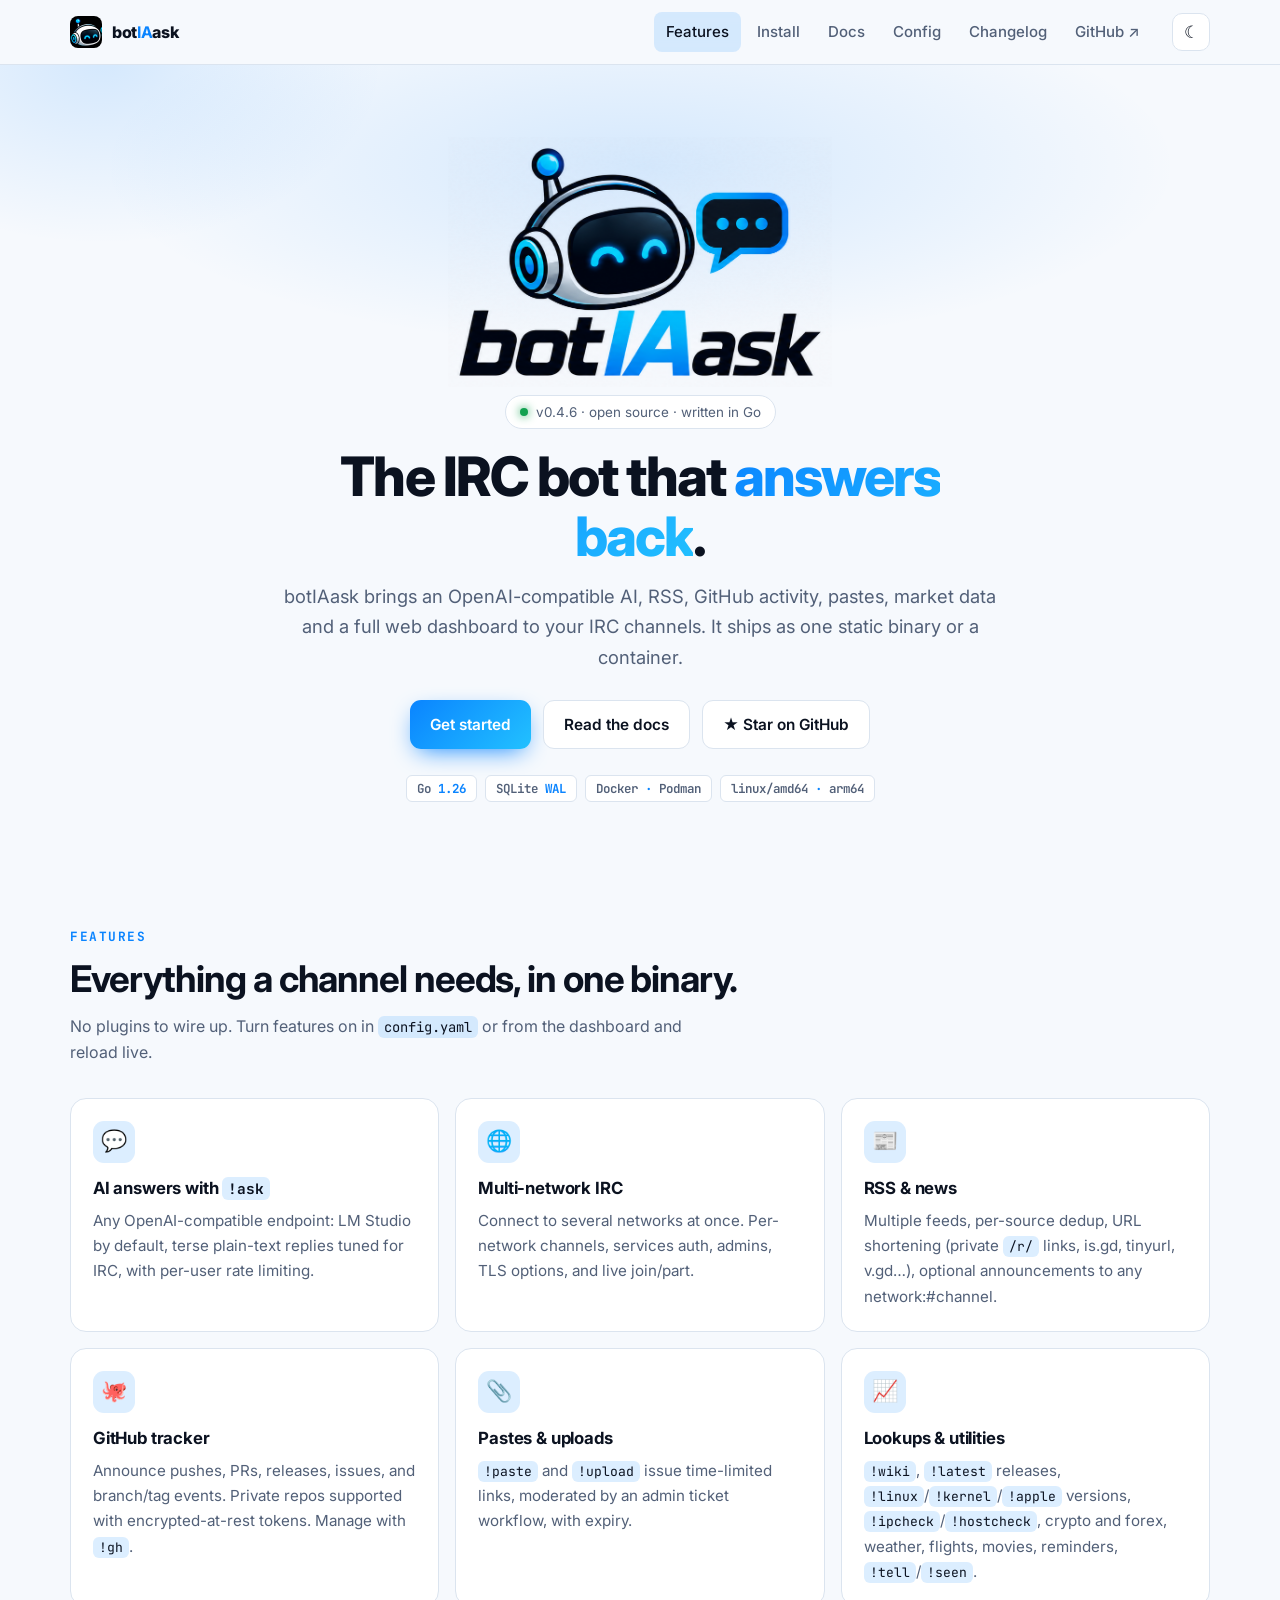
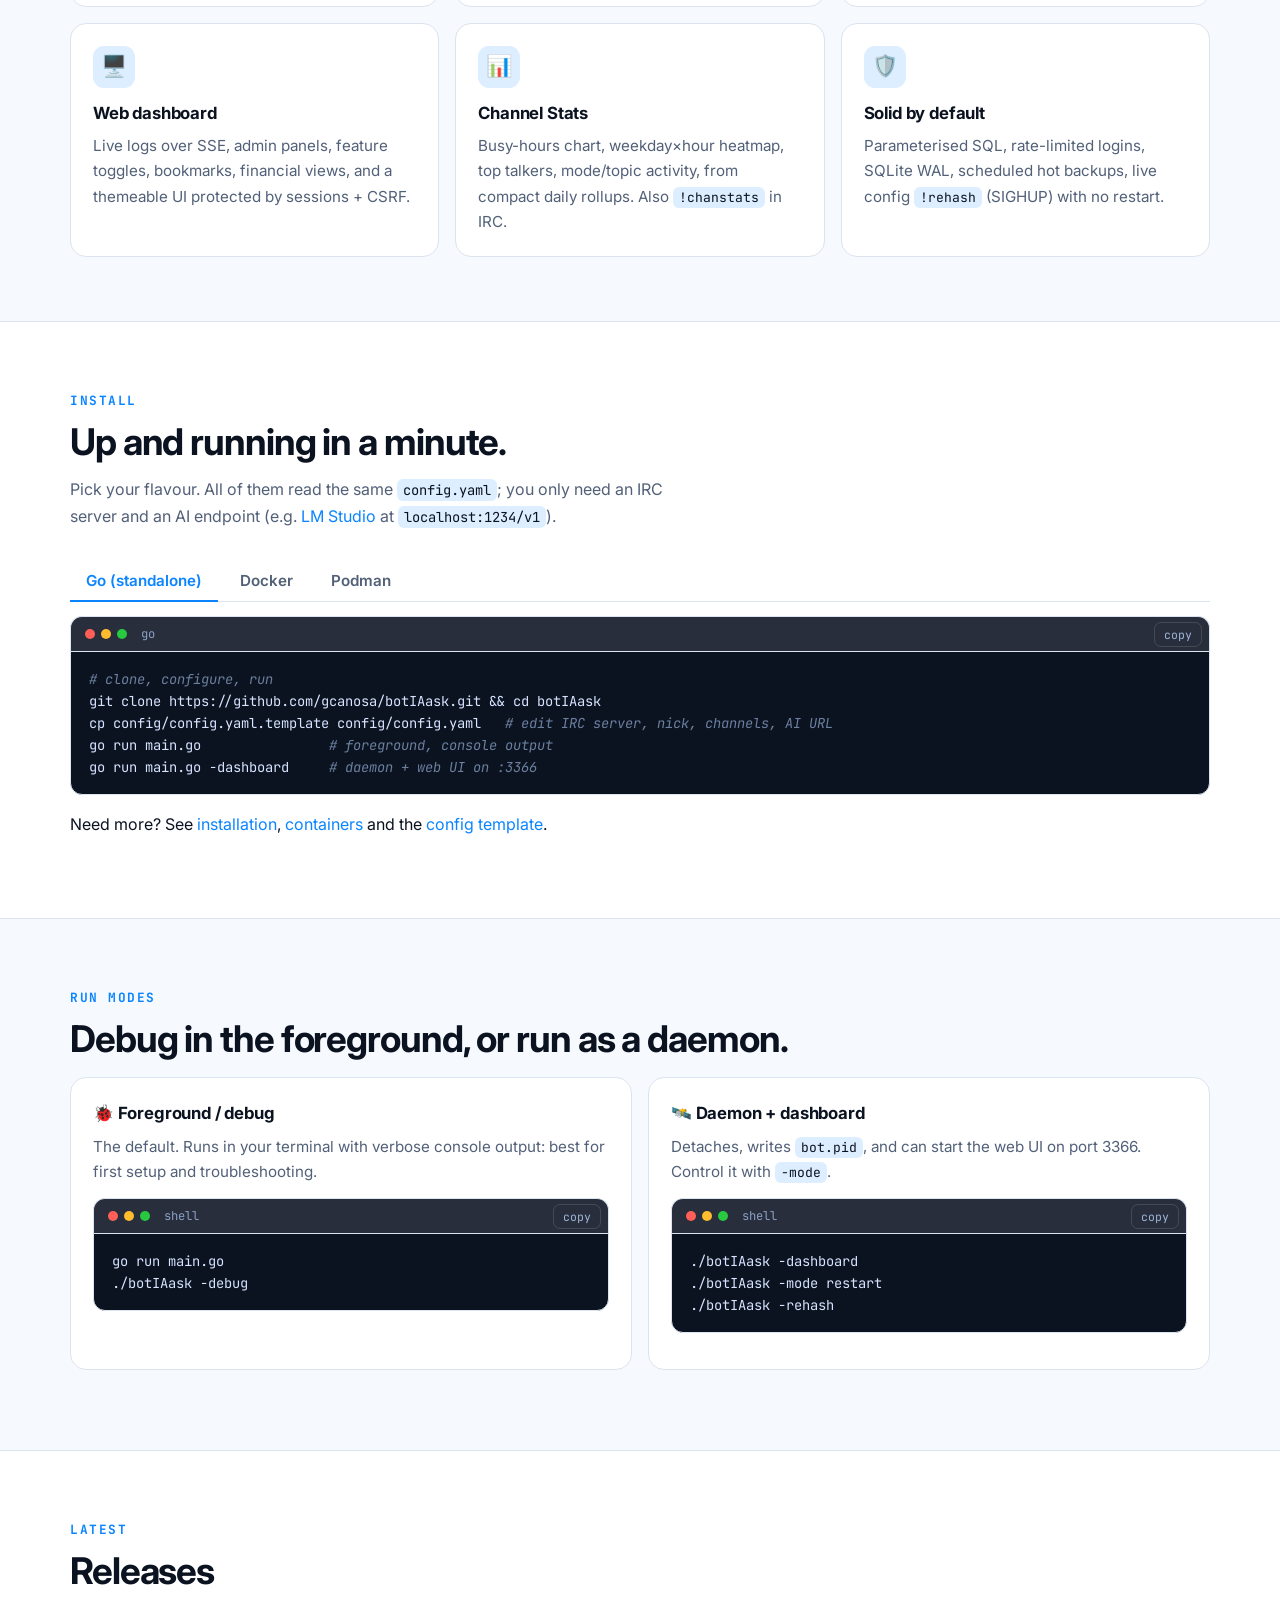
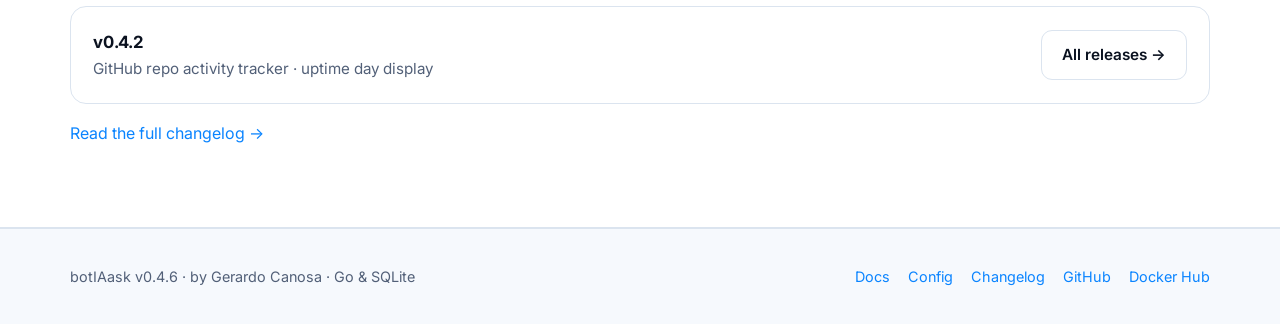
<file: github-web/index.html>
<!doctype html>
<html lang="en">
<head>
<meta charset="utf-8">
<meta name="viewport" content="width=device-width, initial-scale=1">
<title>botIAask · AI-powered IRC bot</title>
<meta name="description" content="botIAask is an open-source IRC bot in Go with AI answers, RSS, GitHub tracking, pastes and a web dashboard.">
<meta name="color-scheme" content="dark light">
<link rel="icon" href="img/favicon.png">
<link rel="preconnect" href="https://fonts.googleapis.com"><link rel="preconnect" href="https://fonts.gstatic.com" crossorigin>
<link href="https://fonts.googleapis.com/css2?family=Inter:wght@400;500;600;700;800&family=JetBrains+Mono:wght@400;600;700&display=swap" rel="stylesheet">
<link rel="stylesheet" href="assets/style.css">
</head>
<body>
<header class="nav"><div class="wrap">
  <a class="brand" href="index.html"><img src="img/favicon.png" alt=""><span>bot<b>IA</b>ask</span></a>
  <ul>
    <li><a href="index.html#features" aria-current="page">Features</a></li>
    <li><a href="index.html#install">Install</a></li>
    <li><a href="docs.html">Docs</a></li>
    <li><a href="config.html">Config</a></li>
    <li><a href="changelog.html">Changelog</a></li>
    <li><a href="https://github.com/gcanosa/botIAask" rel="noopener">GitHub ↗</a></li>
  </ul>
  <button class="iconbtn" id="theme" type="button" aria-label="Toggle theme"></button>
  <button class="iconbtn burger" id="burger" type="button" aria-label="Menu">☰</button>
</div></header>

<main>
<section class="hero"><div class="wrap">
  <img class="logo logo-d" src="img/logo-dark.png" alt="botIAask logo"><img class="logo logo-l" src="img/logo-light.png" alt="botIAask logo">
  <div><span class="pill"><i></i> v0.4.6 · open source · written in Go</span></div>
  <h1>The IRC bot that <em>answers back</em>.</h1>
  <p class="lead">botIAask brings an OpenAI-compatible AI, RSS, GitHub activity, pastes, market data and a full web dashboard to your IRC channels. It ships as one static binary or a container.</p>
  <div class="cta"><a class="btn primary" href="#install">Get started</a><a class="btn" href="docs.html">Read the docs</a><a class="btn" href="https://github.com/gcanosa/botIAask" rel="noopener">★ Star on GitHub</a></div>
  <div class="badges"><span class="badge">Go <b>1.26</b></span><span class="badge">SQLite <b>WAL</b></span><span class="badge">Docker <b>·</b> Podman</span><span class="badge">linux/amd64 <b>·</b> arm64</span></div>
</div></section>

<section id="features"><div class="wrap">
  <span class="eyebrow">Features</span><h2>Everything a channel needs, in one binary.</h2>
  <p class="sub">No plugins to wire up. Turn features on in <code>config.yaml</code> or from the dashboard and reload live.</p>
  <div class="grid"><div class="card reveal"><div class="ic">💬</div><h3>AI answers with <code>!ask</code></h3><p>Any OpenAI-compatible endpoint: LM Studio by default, terse plain-text replies tuned for IRC, with per-user rate limiting.</p></div><div class="card reveal"><div class="ic">🌐</div><h3>Multi-network IRC</h3><p>Connect to several networks at once. Per-network channels, services auth, admins, TLS options, and live join/part.</p></div><div class="card reveal"><div class="ic">📰</div><h3>RSS &amp; news</h3><p>Multiple feeds, per-source dedup, URL shortening (private <code>/r/</code> links, is.gd, tinyurl, v.gd…), optional announcements to any network:#channel.</p></div><div class="card reveal"><div class="ic">🐙</div><h3>GitHub tracker</h3><p>Announce pushes, PRs, releases, issues, and branch/tag events. Private repos supported with encrypted-at-rest tokens. Manage with <code>!gh</code>.</p></div><div class="card reveal"><div class="ic">📎</div><h3>Pastes &amp; uploads</h3><p><code>!paste</code> and <code>!upload</code> issue time-limited links, moderated by an admin ticket workflow, with expiry.</p></div><div class="card reveal"><div class="ic">📈</div><h3>Lookups &amp; utilities</h3><p><code>!wiki</code>, <code>!latest</code> releases, <code>!linux</code>/<code>!kernel</code>/<code>!apple</code> versions, <code>!ipcheck</code>/<code>!hostcheck</code>, crypto and forex, weather, flights, movies, reminders, <code>!tell</code>/<code>!seen</code>.</p></div><div class="card reveal"><div class="ic">🖥️</div><h3>Web dashboard</h3><p>Live logs over SSE, admin panels, feature toggles, bookmarks, financial views, and a themeable UI protected by sessions + CSRF.</p></div><div class="card reveal"><div class="ic">📊</div><h3>Channel Stats</h3><p>Busy-hours chart, weekday×hour heatmap, top talkers, mode/topic activity, from compact daily rollups. Also <code>!chanstats</code> in IRC.</p></div><div class="card reveal"><div class="ic">🛡️</div><h3>Solid by default</h3><p>Parameterised SQL, rate-limited logins, SQLite WAL, scheduled hot backups, live config <code>!rehash</code> (SIGHUP) with no restart.</p></div></div>
</div></section>

<section id="install" class="alt"><div class="wrap">
  <span class="eyebrow">Install</span><h2>Up and running in a minute.</h2>
  <p class="sub">Pick your flavour. All of them read the same <code>config.yaml</code>; you only need an IRC server and an AI endpoint (e.g. <a href="https://lmstudio.ai" rel="noopener">LM Studio</a> at <code>localhost:1234/v1</code>).</p>
  <div data-tabs>
    <div class="tabs" role="tablist"><button class="tab" role="tab" aria-selected="true">Go (standalone)</button><button class="tab" role="tab" aria-selected="false">Docker</button><button class="tab" role="tab" aria-selected="false">Podman</button></div>
    <div class="panel"><div class="term"><div class="bar"><i></i><i></i><i></i><span>go</span></div><pre><code><span class="c"># clone, configure, run</span>
git clone https://github.com/gcanosa/botIAask.git &amp;&amp; cd botIAask
cp config/config.yaml.template config/config.yaml   <span class="c"># edit IRC server, nick, channels, AI URL</span>
go run main.go                <span class="c"># foreground, console output</span>
go run main.go -dashboard     <span class="c"># daemon + web UI on :3366</span></code></pre></div></div><div class="panel" hidden><div class="term"><div class="bar"><i></i><i></i><i></i><span>docker compose</span></div><pre><code>mkdir -p state/config state/data
cp config/config.yaml.template state/config/config.yaml   <span class="c"># edit it</span>
docker compose up -d --build
<span class="c"># dashboard → http://localhost:3366</span></code></pre></div></div><div class="panel" hidden><div class="term"><div class="bar"><i></i><i></i><i></i><span>podman</span></div><pre><code>mkdir -p state/config state/data
cp config/config.yaml.template state/config/config.yaml
./scripts/podman-build.sh                      <span class="c"># builds botiaask:local</span>
podman compose up -d</code></pre></div></div>
  </div>
  <p>Need more? See <a href="docs.html#install">installation</a>, <a href="docs.html#containers">containers</a> and the <a href="config.html">config template</a>.</p>
</div></section>

<section id="modes"><div class="wrap">
  <span class="eyebrow">Run modes</span><h2>Debug in the foreground, or run as a daemon.</h2>
  <div class="split">
    <div class="card reveal"><h3>🐞 Foreground / debug</h3><p>The default. Runs in your terminal with verbose console output: best for first setup and troubleshooting.</p><div class="term"><div class="bar"><i></i><i></i><i></i><span>shell</span></div><pre><code>go run main.go
./botIAask -debug</code></pre></div></div>
    <div class="card reveal"><h3>🛰️ Daemon + dashboard</h3><p>Detaches, writes <code>bot.pid</code>, and can start the web UI on port 3366. Control it with <code>-mode</code>.</p><div class="term"><div class="bar"><i></i><i></i><i></i><span>shell</span></div><pre><code>./botIAask -dashboard
./botIAask -mode restart
./botIAask -rehash</code></pre></div></div>
  </div>
</div></section>

<section class="alt"><div class="wrap">
  <span class="eyebrow">Latest</span><h2>Releases</h2>
  <div id="releases" data-n="3" class="grid" style="grid-template-columns:1fr"><div class="card relcard"><div><h3 style="margin:0">v0.4.2</h3><p style="margin:0;color:var(--muted)">GitHub repo activity tracker · uptime day display</p></div><a class="btn" href="https://github.com/gcanosa/botIAask/releases" rel="noopener">All releases →</a></div></div>
  <p><a href="changelog.html">Read the full changelog →</a></p>
</div></section>
</main>
<footer><div class="wrap">
  <span>botIAask v0.4.6 · by Gerardo Canosa · Go &amp; SQLite</span>
  <nav><a href="docs.html">Docs</a><a href="config.html">Config</a><a href="changelog.html">Changelog</a><a href="https://github.com/gcanosa/botIAask" rel="noopener">GitHub</a><a href="https://hub.docker.com/r/berkelioar/botiaask" rel="noopener">Docker Hub</a></nav>
</div></footer>
<script src="assets/app.js"></script>
</body>
</html>
</file>
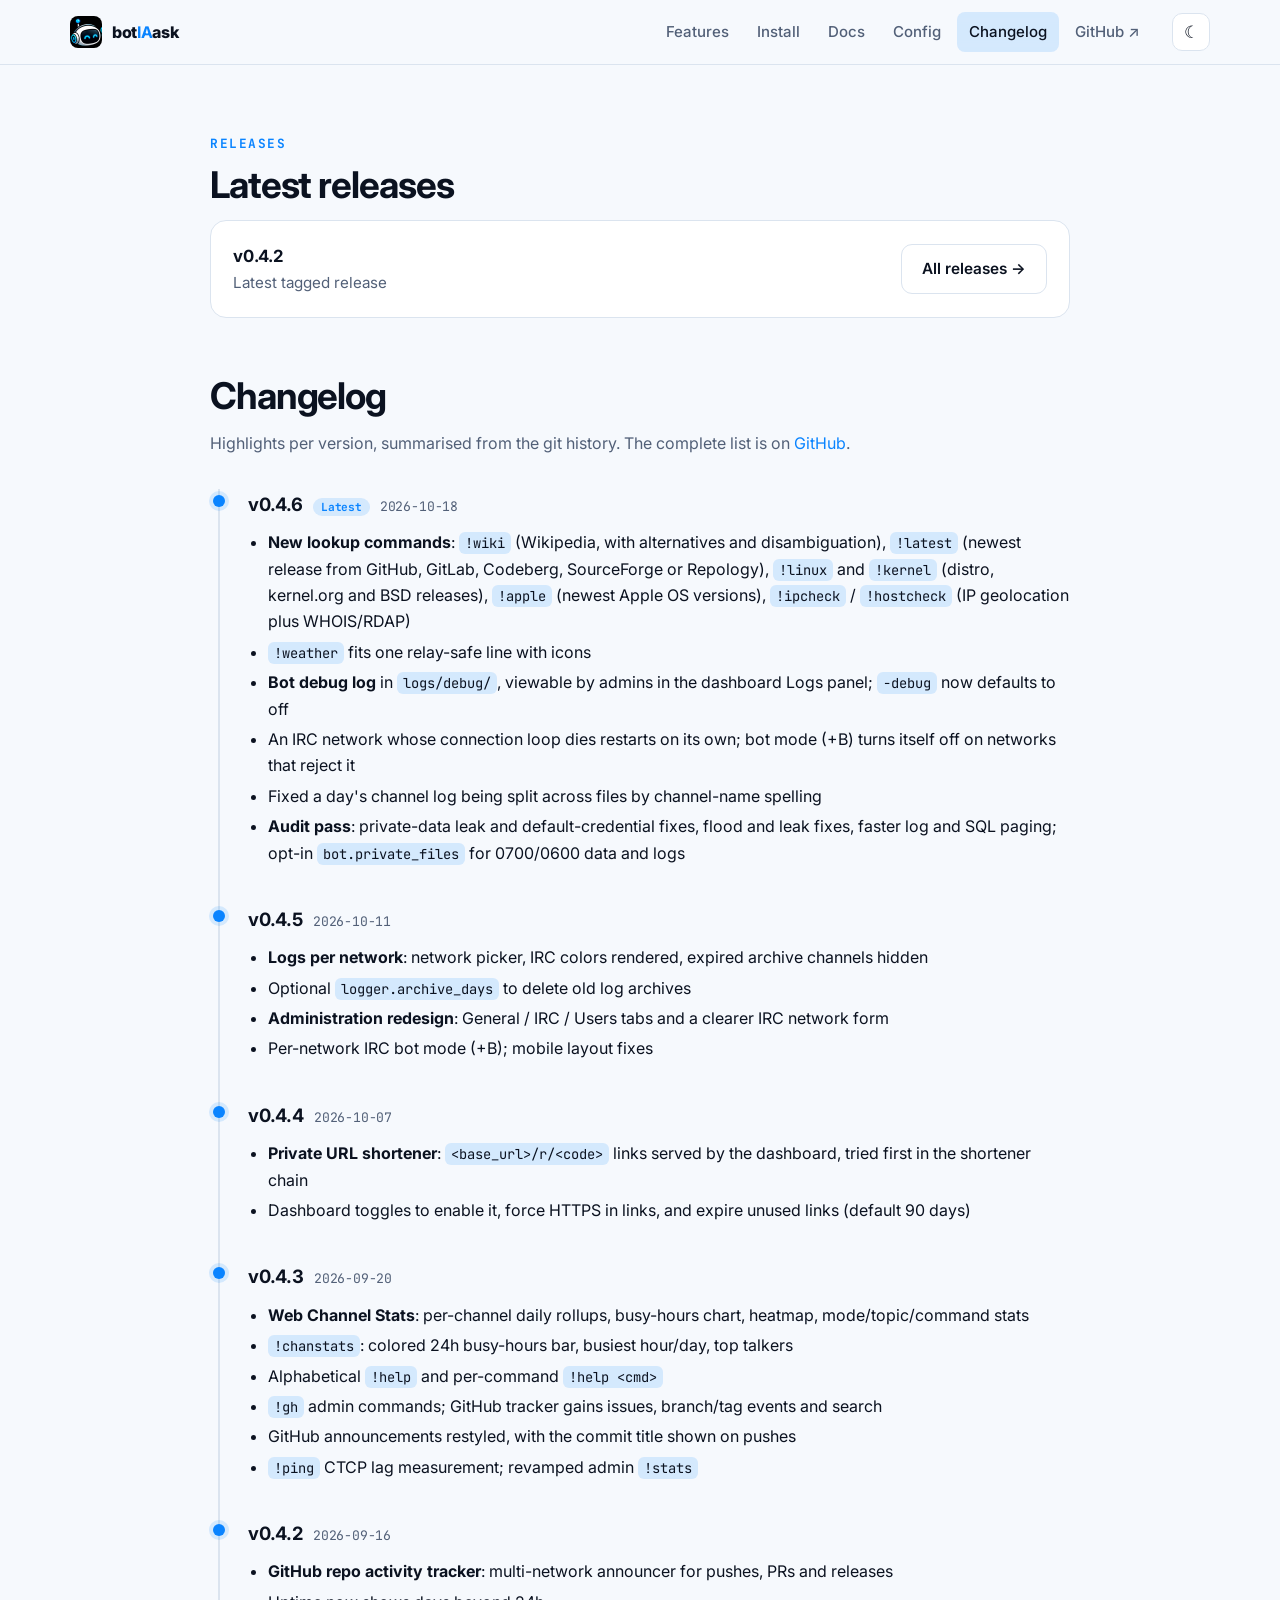
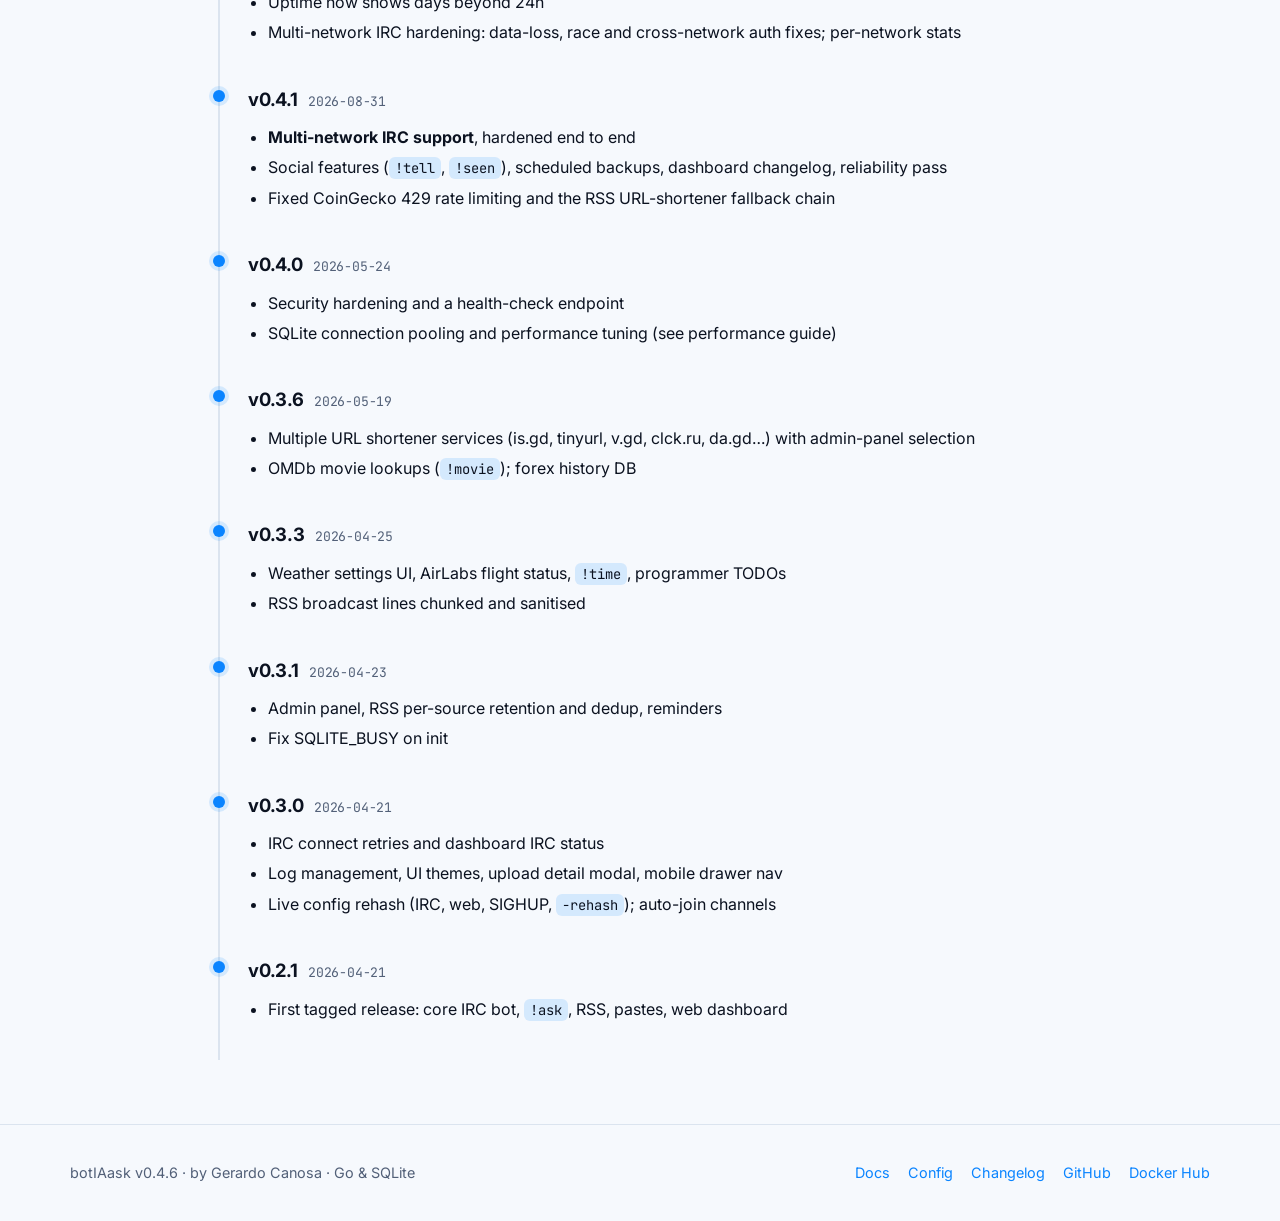
<file: github-web/changelog.html>
<!doctype html>
<html lang="en">
<head>
<meta charset="utf-8">
<meta name="viewport" content="width=device-width, initial-scale=1">
<title>Changelog & releases · botIAask</title>
<meta name="description" content="Release history and changelog for botIAask, from v0.2.1 to the latest version.">
<meta name="color-scheme" content="dark light">
<link rel="icon" href="img/favicon.png">
<link rel="preconnect" href="https://fonts.googleapis.com"><link rel="preconnect" href="https://fonts.gstatic.com" crossorigin>
<link href="https://fonts.googleapis.com/css2?family=Inter:wght@400;500;600;700;800&family=JetBrains+Mono:wght@400;600;700&display=swap" rel="stylesheet">
<link rel="stylesheet" href="assets/style.css">
</head>
<body>
<header class="nav"><div class="wrap">
  <a class="brand" href="index.html"><img src="img/favicon.png" alt=""><span>bot<b>IA</b>ask</span></a>
  <ul>
    <li><a href="index.html#features">Features</a></li>
    <li><a href="index.html#install">Install</a></li>
    <li><a href="docs.html">Docs</a></li>
    <li><a href="config.html">Config</a></li>
    <li><a href="changelog.html" aria-current="page">Changelog</a></li>
    <li><a href="https://github.com/gcanosa/botIAask" rel="noopener">GitHub ↗</a></li>
  </ul>
  <button class="iconbtn" id="theme" type="button" aria-label="Toggle theme"></button>
  <button class="iconbtn burger" id="burger" type="button" aria-label="Menu">☰</button>
</div></header>

<main><section><div class="wrap" style="max-width:860px">
<span class="eyebrow">Releases</span><h2>Latest releases</h2>
<div id="releases" class="grid" style="grid-template-columns:1fr"><div class="card relcard"><div><h3 style="margin:0">v0.4.2</h3><p style="margin:0;color:var(--muted)">Latest tagged release</p></div><a class="btn" href="https://github.com/gcanosa/botIAask/releases" rel="noopener">All releases →</a></div></div>
<p id="relnote" hidden style="color:var(--muted);font-size:.85rem">Live from the GitHub API.</p>
<h2 style="margin-top:56px">Changelog</h2>
<p class="sub">Highlights per version, summarised from the git history. The complete list is on <a href="https://github.com/gcanosa/botIAask/commits/main" rel="noopener">GitHub</a>.</p>
<div class="rel"><h3>v0.4.6 <span class=tag>Latest</span><time datetime="2026-10-18">2026-10-18</time></h3><ul><li><b>New lookup commands</b>: <code>!wiki</code> (Wikipedia, with alternatives and disambiguation), <code>!latest</code> (newest release from GitHub, GitLab, Codeberg, SourceForge or Repology), <code>!linux</code> and <code>!kernel</code> (distro, kernel.org and BSD releases), <code>!apple</code> (newest Apple OS versions), <code>!ipcheck</code> / <code>!hostcheck</code> (IP geolocation plus WHOIS/RDAP)</li><li><code>!weather</code> fits one relay-safe line with icons</li><li><b>Bot debug log</b> in <code>logs/debug/</code>, viewable by admins in the dashboard Logs panel; <code>-debug</code> now defaults to off</li><li>An IRC network whose connection loop dies restarts on its own; bot mode (+B) turns itself off on networks that reject it</li><li>Fixed a day's channel log being split across files by channel-name spelling</li><li><b>Audit pass</b>: private-data leak and default-credential fixes, flood and leak fixes, faster log and SQL paging; opt-in <code>bot.private_files</code> for 0700/0600 data and logs</li></ul></div><div class="rel"><h3>v0.4.5 <time datetime="2026-10-11">2026-10-11</time></h3><ul><li><b>Logs per network</b>: network picker, IRC colors rendered, expired archive channels hidden</li><li>Optional <code>logger.archive_days</code> to delete old log archives</li><li><b>Administration redesign</b>: General / IRC / Users tabs and a clearer IRC network form</li><li>Per-network IRC bot mode (+B); mobile layout fixes</li></ul></div><div class="rel"><h3>v0.4.4 <time datetime="2026-10-07">2026-10-07</time></h3><ul><li><b>Private URL shortener</b>: <code>&lt;base_url&gt;/r/&lt;code&gt;</code> links served by the dashboard, tried first in the shortener chain</li><li>Dashboard toggles to enable it, force HTTPS in links, and expire unused links (default 90 days)</li></ul></div><div class="rel"><h3>v0.4.3 <time datetime="2026-09-20">2026-09-20</time></h3><ul><li><b>Web Channel Stats</b>: per-channel daily rollups, busy-hours chart, heatmap, mode/topic/command stats</li><li><code>!chanstats</code>: colored 24h busy-hours bar, busiest hour/day, top talkers</li><li>Alphabetical <code>!help</code> and per-command <code>!help &lt;cmd&gt;</code></li><li><code>!gh</code> admin commands; GitHub tracker gains issues, branch/tag events and search</li><li>GitHub announcements restyled, with the commit title shown on pushes</li><li><code>!ping</code> CTCP lag measurement; revamped admin <code>!stats</code></li></ul></div><div class="rel"><h3>v0.4.2 <time datetime="2026-09-16">2026-09-16</time></h3><ul><li><b>GitHub repo activity tracker</b>: multi-network announcer for pushes, PRs and releases</li><li>Uptime now shows days beyond 24h</li><li>Multi-network IRC hardening: data-loss, race and cross-network auth fixes; per-network stats</li></ul></div><div class="rel"><h3>v0.4.1 <time datetime="2026-08-31">2026-08-31</time></h3><ul><li><b>Multi-network IRC support</b>, hardened end to end</li><li>Social features (<code>!tell</code>, <code>!seen</code>), scheduled backups, dashboard changelog, reliability pass</li><li>Fixed CoinGecko 429 rate limiting and the RSS URL-shortener fallback chain</li></ul></div><div class="rel"><h3>v0.4.0 <time datetime="2026-05-24">2026-05-24</time></h3><ul><li>Security hardening and a health-check endpoint</li><li>SQLite connection pooling and performance tuning (see performance guide)</li></ul></div><div class="rel"><h3>v0.3.6 <time datetime="2026-05-19">2026-05-19</time></h3><ul><li>Multiple URL shortener services (is.gd, tinyurl, v.gd, clck.ru, da.gd…) with admin-panel selection</li><li>OMDb movie lookups (<code>!movie</code>); forex history DB</li></ul></div><div class="rel"><h3>v0.3.3 <time datetime="2026-04-25">2026-04-25</time></h3><ul><li>Weather settings UI, AirLabs flight status, <code>!time</code>, programmer TODOs</li><li>RSS broadcast lines chunked and sanitised</li></ul></div><div class="rel"><h3>v0.3.1 <time datetime="2026-04-23">2026-04-23</time></h3><ul><li>Admin panel, RSS per-source retention and dedup, reminders</li><li>Fix SQLITE_BUSY on init</li></ul></div><div class="rel"><h3>v0.3.0 <time datetime="2026-04-21">2026-04-21</time></h3><ul><li>IRC connect retries and dashboard IRC status</li><li>Log management, UI themes, upload detail modal, mobile drawer nav</li><li>Live config rehash (IRC, web, SIGHUP, <code>-rehash</code>); auto-join channels</li></ul></div><div class="rel"><h3>v0.2.1 <time datetime="2026-04-21">2026-04-21</time></h3><ul><li>First tagged release: core IRC bot, <code>!ask</code>, RSS, pastes, web dashboard</li></ul></div>
</div></section></main>
<footer><div class="wrap">
  <span>botIAask v0.4.6 · by Gerardo Canosa · Go &amp; SQLite</span>
  <nav><a href="docs.html">Docs</a><a href="config.html">Config</a><a href="changelog.html">Changelog</a><a href="https://github.com/gcanosa/botIAask" rel="noopener">GitHub</a><a href="https://hub.docker.com/r/berkelioar/botiaask" rel="noopener">Docker Hub</a></nav>
</div></footer>
<script src="assets/app.js"></script>
</body>
</html>
</file>
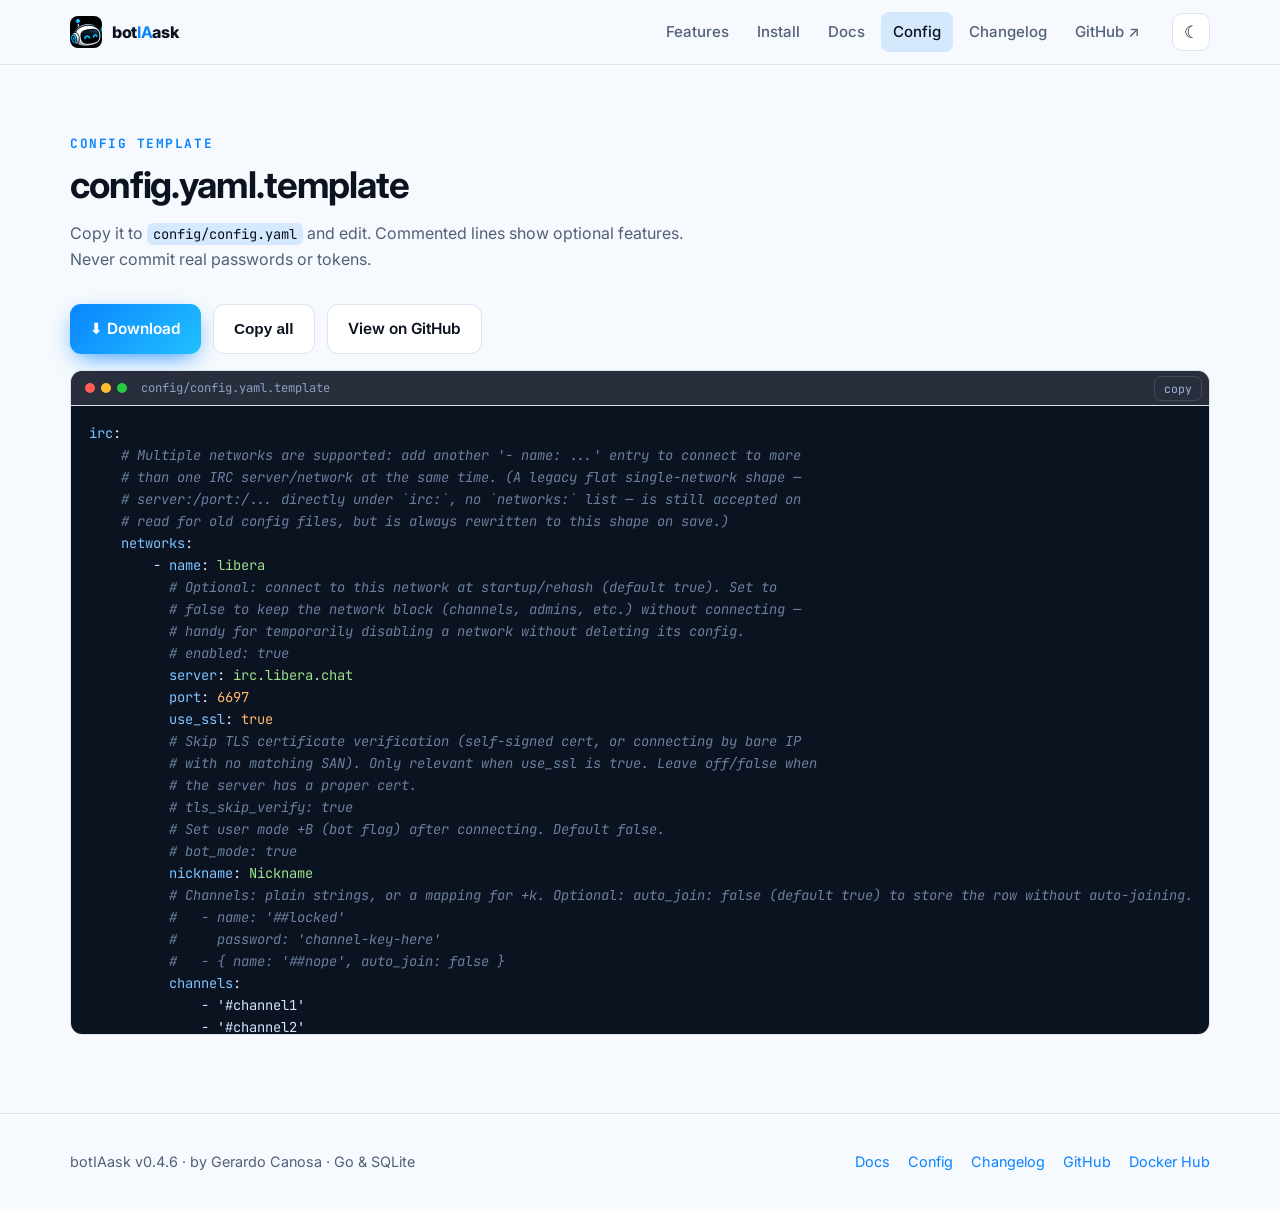
<file: github-web/config.html>
<!doctype html>
<html lang="en">
<head>
<meta charset="utf-8">
<meta name="viewport" content="width=device-width, initial-scale=1">
<title>Config template · botIAask</title>
<meta name="description" content="The annotated botIAask config.yaml template: IRC networks, AI, web dashboard, RSS, GitHub tracker, stats and backups.">
<meta name="color-scheme" content="dark light">
<link rel="icon" href="img/favicon.png">
<link rel="preconnect" href="https://fonts.googleapis.com"><link rel="preconnect" href="https://fonts.gstatic.com" crossorigin>
<link href="https://fonts.googleapis.com/css2?family=Inter:wght@400;500;600;700;800&family=JetBrains+Mono:wght@400;600;700&display=swap" rel="stylesheet">
<link rel="stylesheet" href="assets/style.css">
</head>
<body>
<header class="nav"><div class="wrap">
  <a class="brand" href="index.html"><img src="img/favicon.png" alt=""><span>bot<b>IA</b>ask</span></a>
  <ul>
    <li><a href="index.html#features">Features</a></li>
    <li><a href="index.html#install">Install</a></li>
    <li><a href="docs.html">Docs</a></li>
    <li><a href="config.html" aria-current="page">Config</a></li>
    <li><a href="changelog.html">Changelog</a></li>
    <li><a href="https://github.com/gcanosa/botIAask" rel="noopener">GitHub ↗</a></li>
  </ul>
  <button class="iconbtn" id="theme" type="button" aria-label="Toggle theme"></button>
  <button class="iconbtn burger" id="burger" type="button" aria-label="Menu">☰</button>
</div></header>

<main><section><div class="wrap">
<span class="eyebrow">Config template</span><h2>config.yaml.template</h2>
<p class="sub">Copy it to <code>config/config.yaml</code> and edit. Commented lines show optional features. Never commit real passwords or tokens.</p>
<div class="cta" style="justify-content:flex-start;margin-bottom:16px"><a class="btn primary" href="config.yaml.template" download="config.yaml">⬇ Download</a>
<button class="btn" type="button" onclick="navigator.clipboard.writeText(document.getElementById('cfg').dataset.raw||'').then(()=>this.textContent='Copied ✓')">Copy all</button>
<a class="btn" href="https://github.com/gcanosa/botIAask/blob/main/config/config.yaml.template" rel="noopener">View on GitHub</a></div>
<div class="term"><div class="bar"><i></i><i></i><i></i><span>config/config.yaml.template</span></div><pre style="max-height:70vh"><code id="cfg">Loading…</code></pre></div>
</div></section></main>
<footer><div class="wrap">
  <span>botIAask v0.4.6 · by Gerardo Canosa · Go &amp; SQLite</span>
  <nav><a href="docs.html">Docs</a><a href="config.html">Config</a><a href="changelog.html">Changelog</a><a href="https://github.com/gcanosa/botIAask" rel="noopener">GitHub</a><a href="https://hub.docker.com/r/berkelioar/botiaask" rel="noopener">Docker Hub</a></nav>
</div></footer>
<script src="assets/app.js"></script>
</body>
</html>
</file>
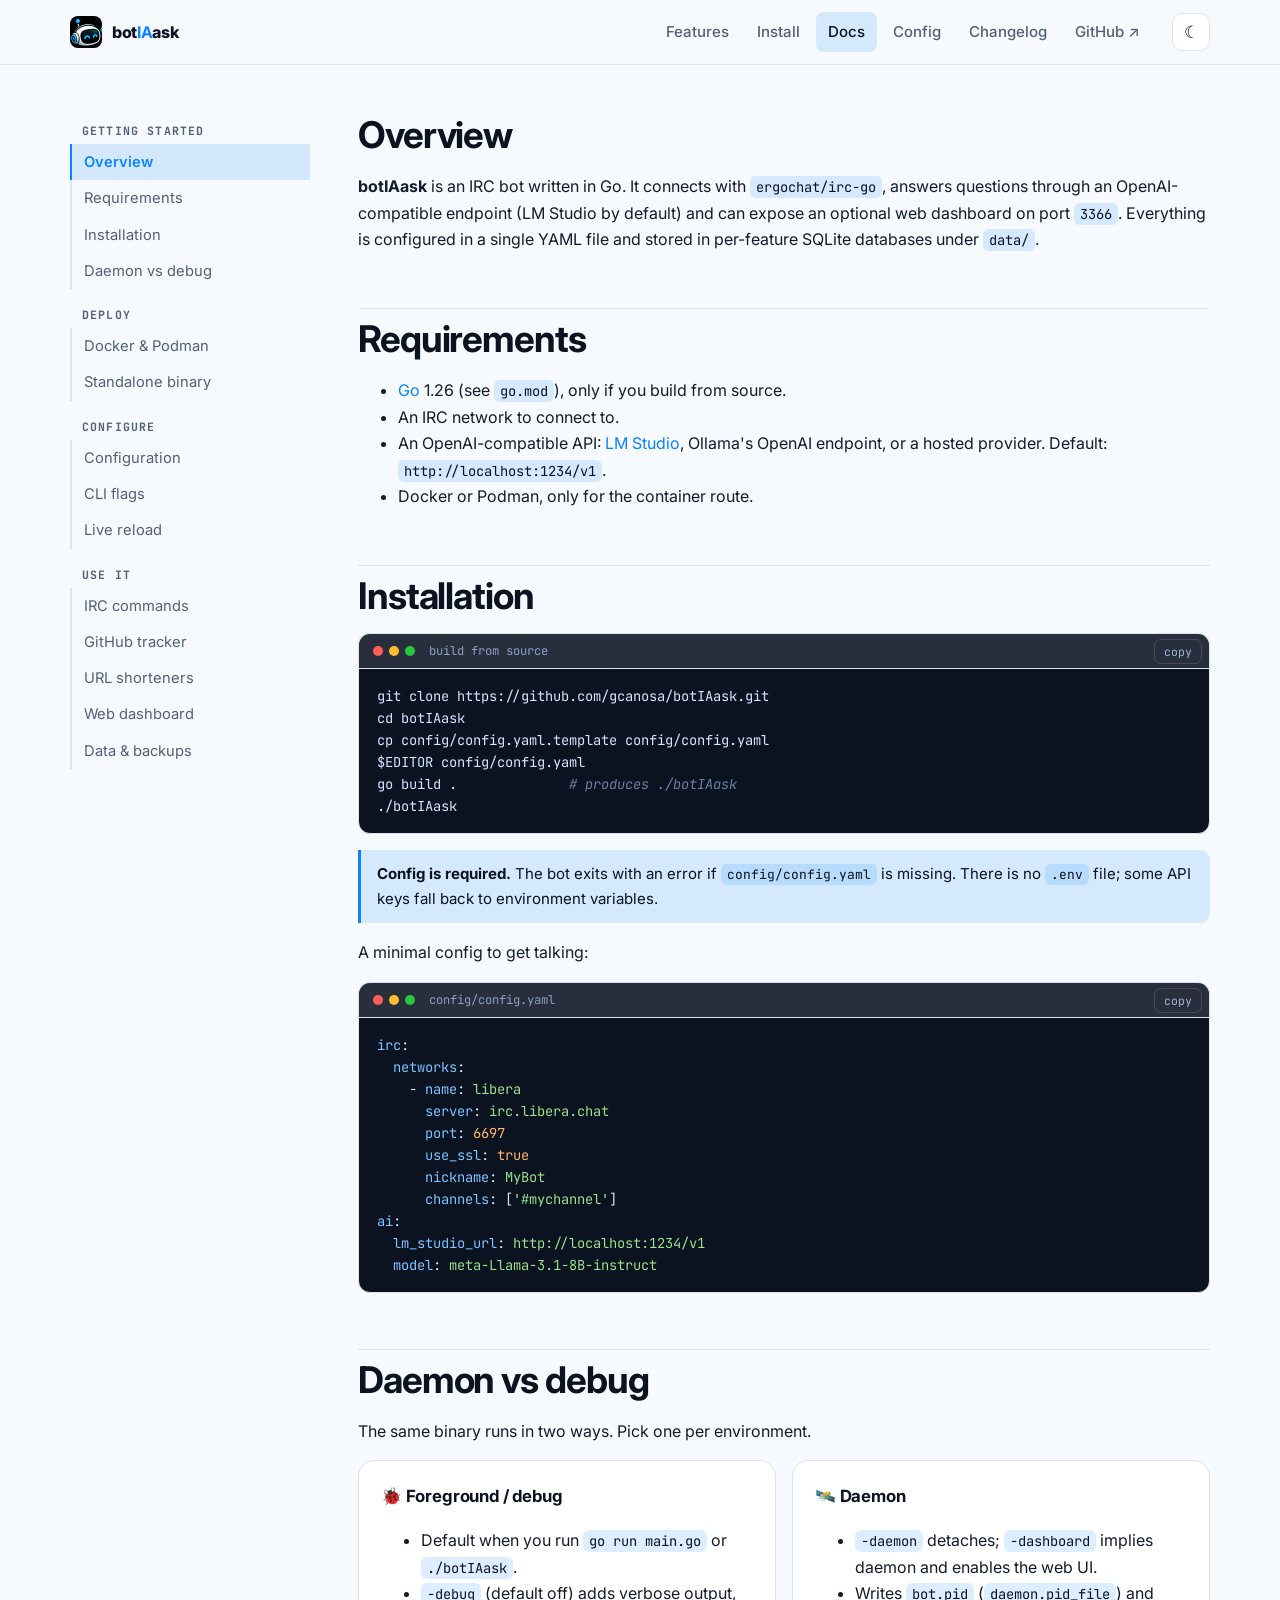
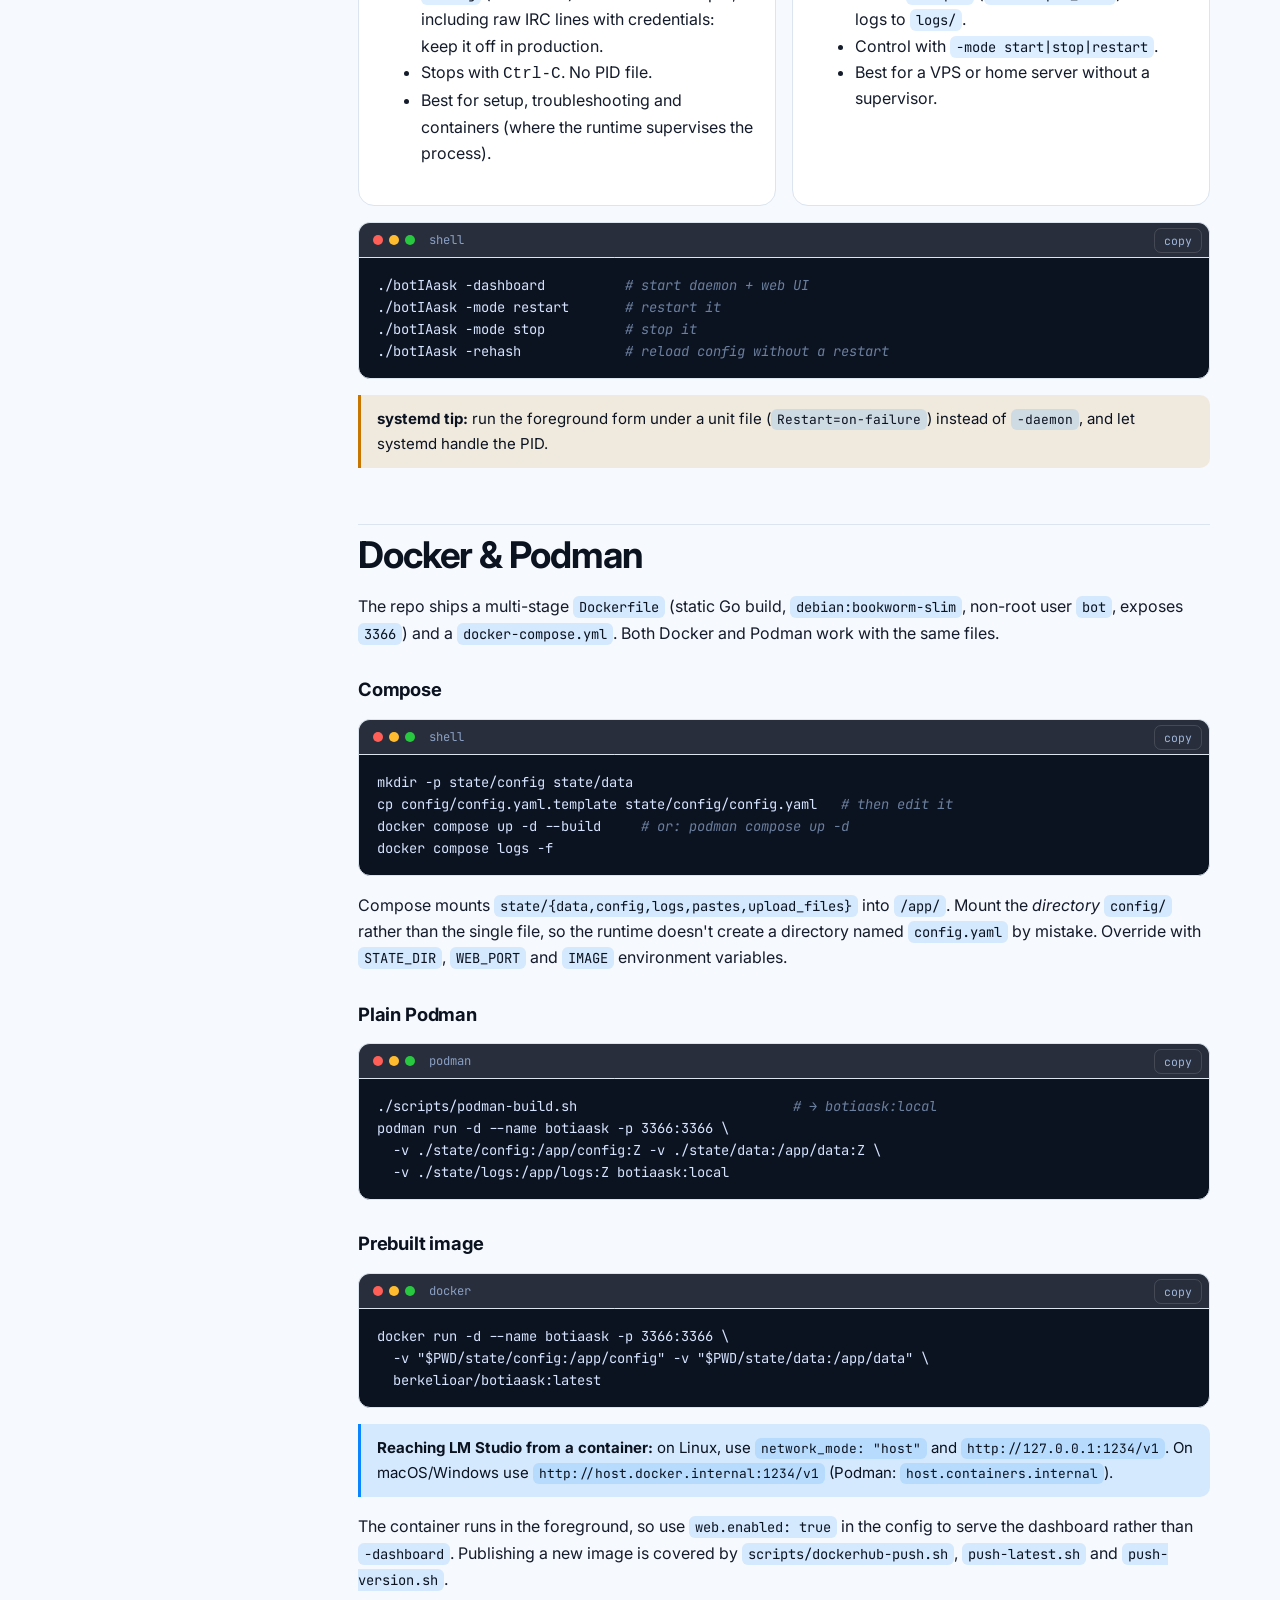
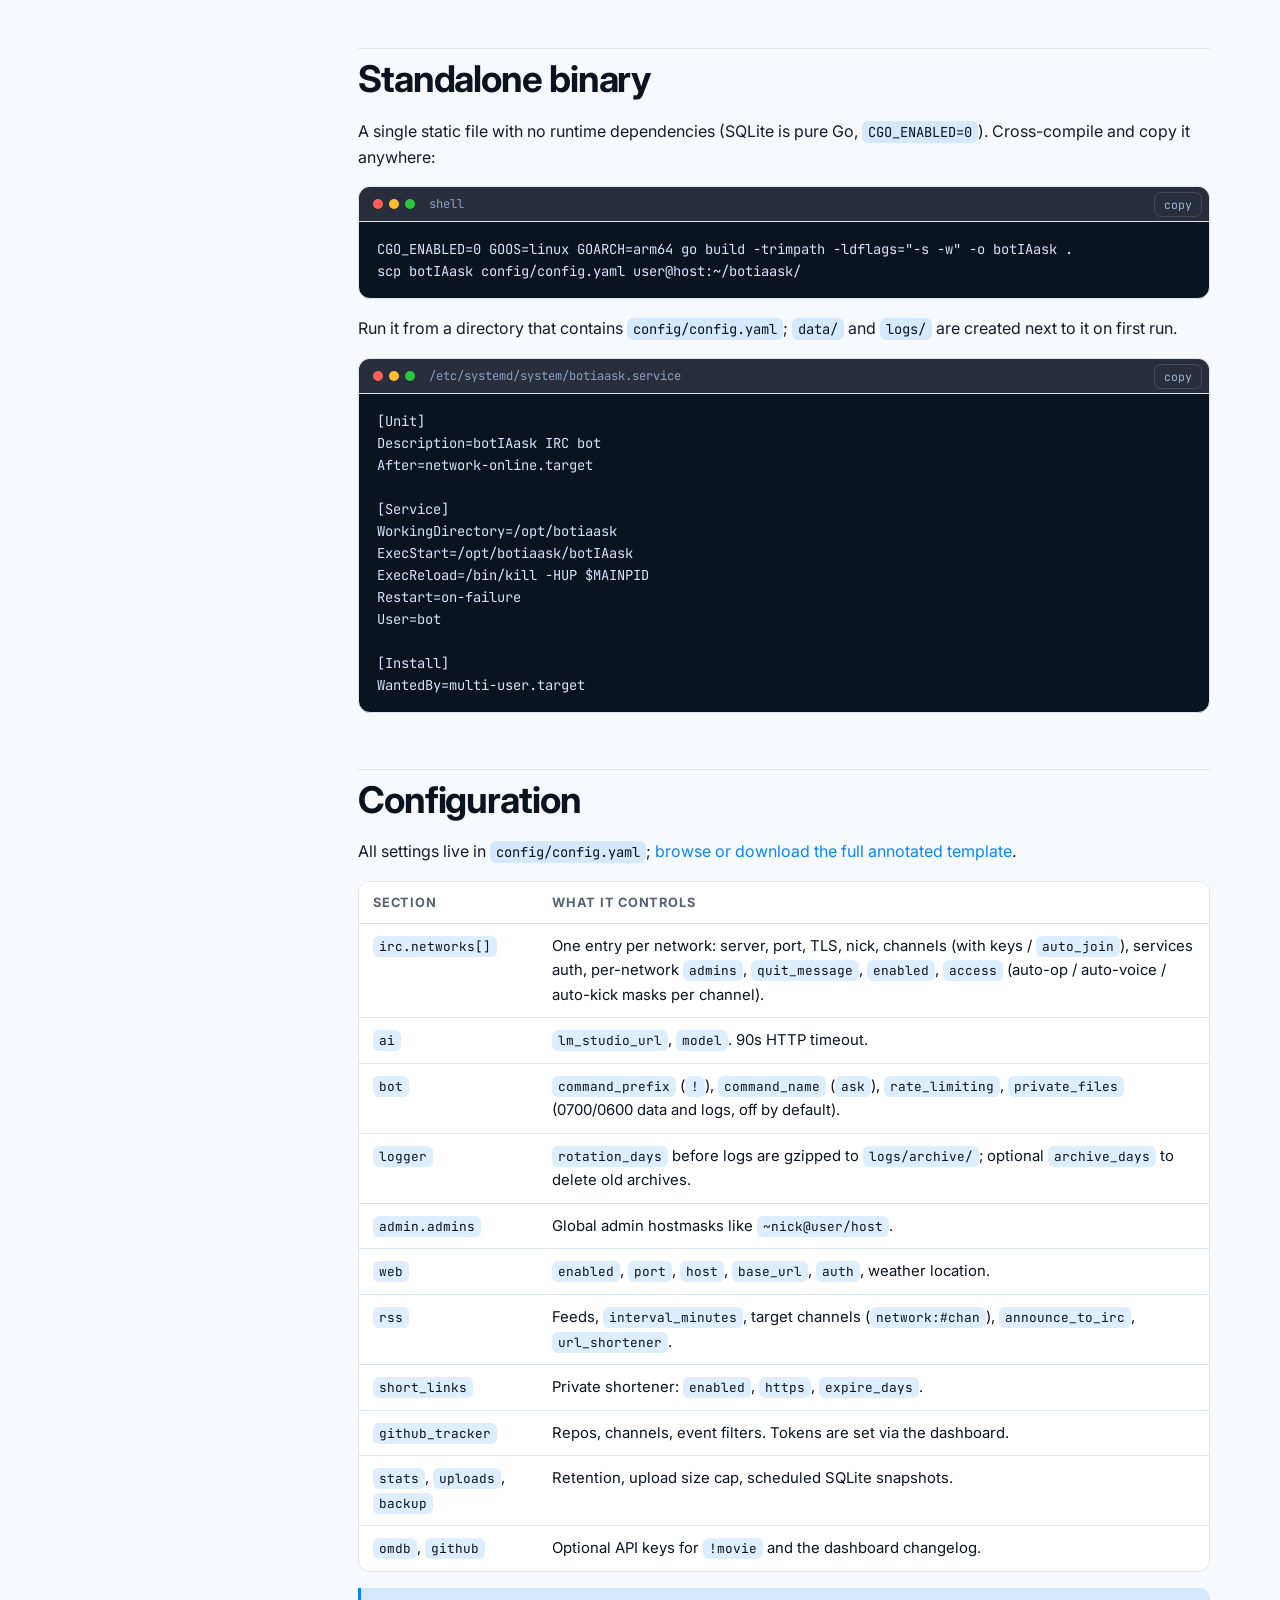
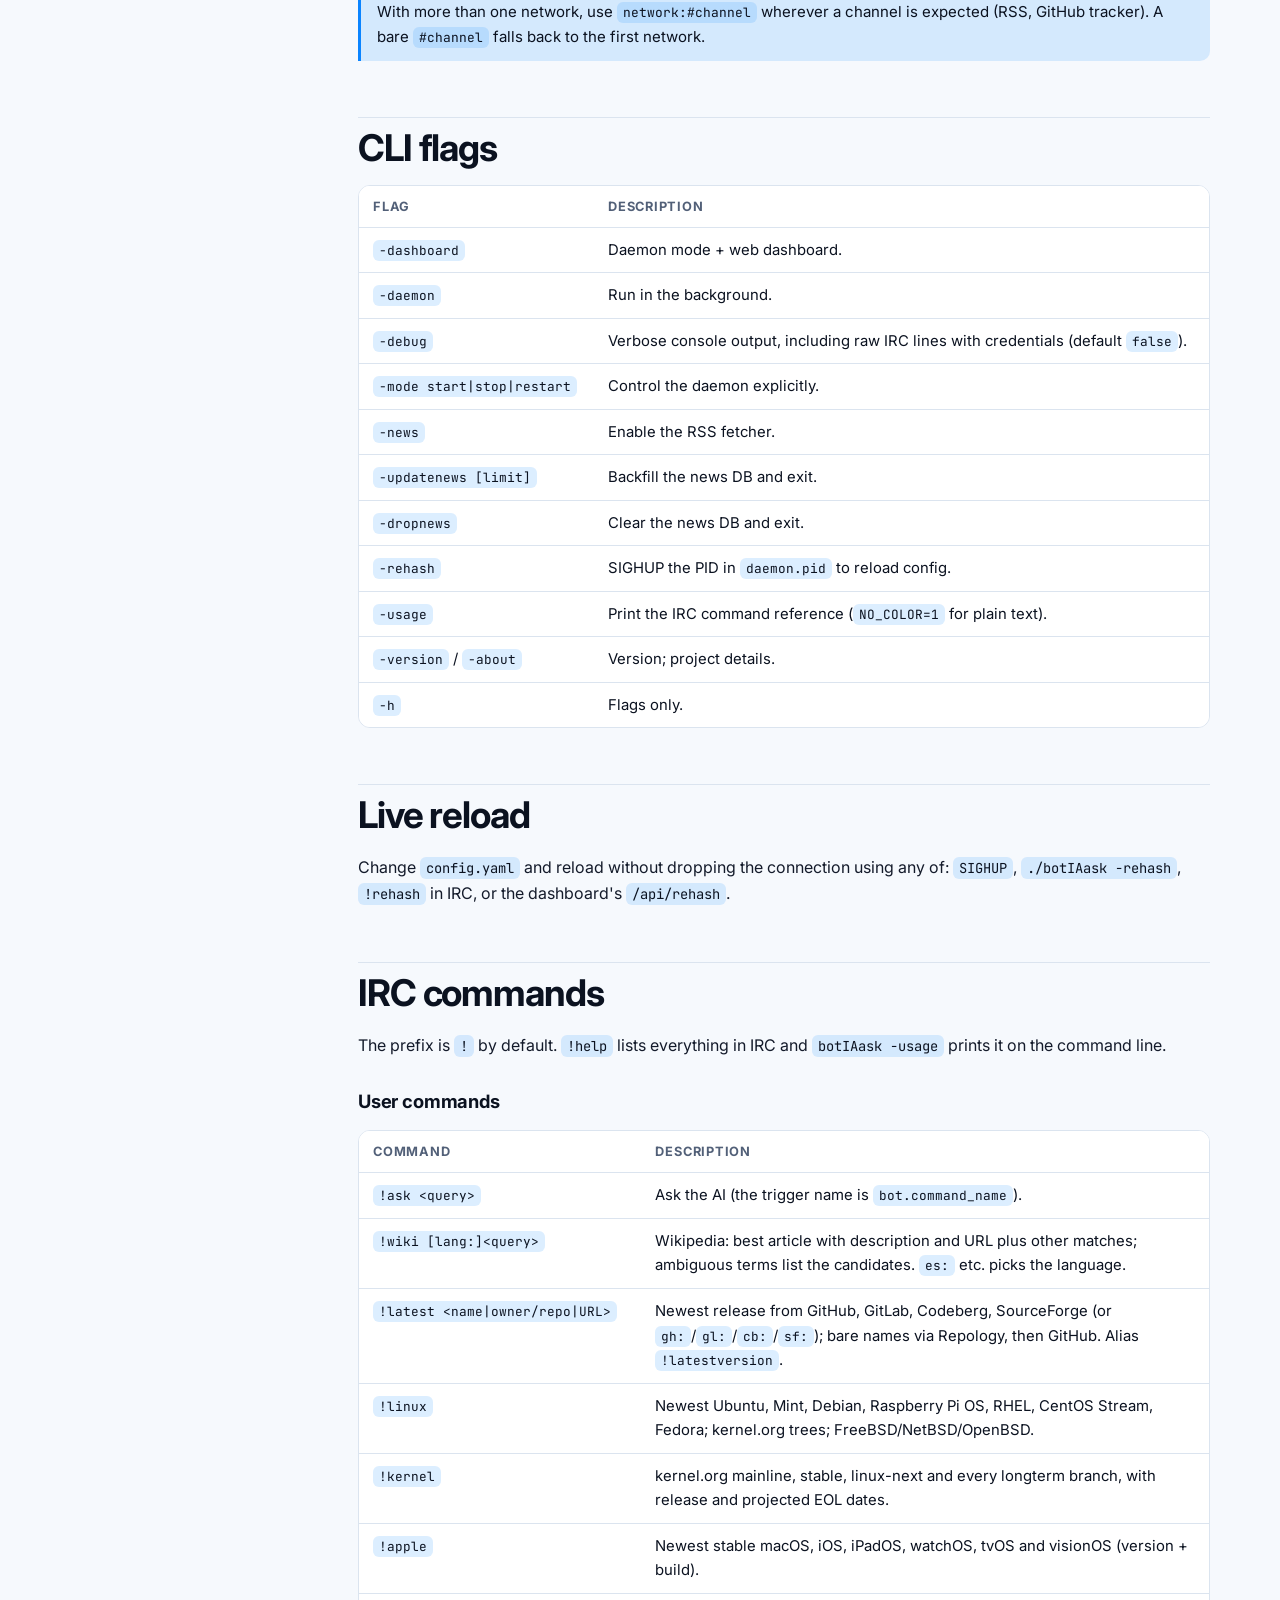
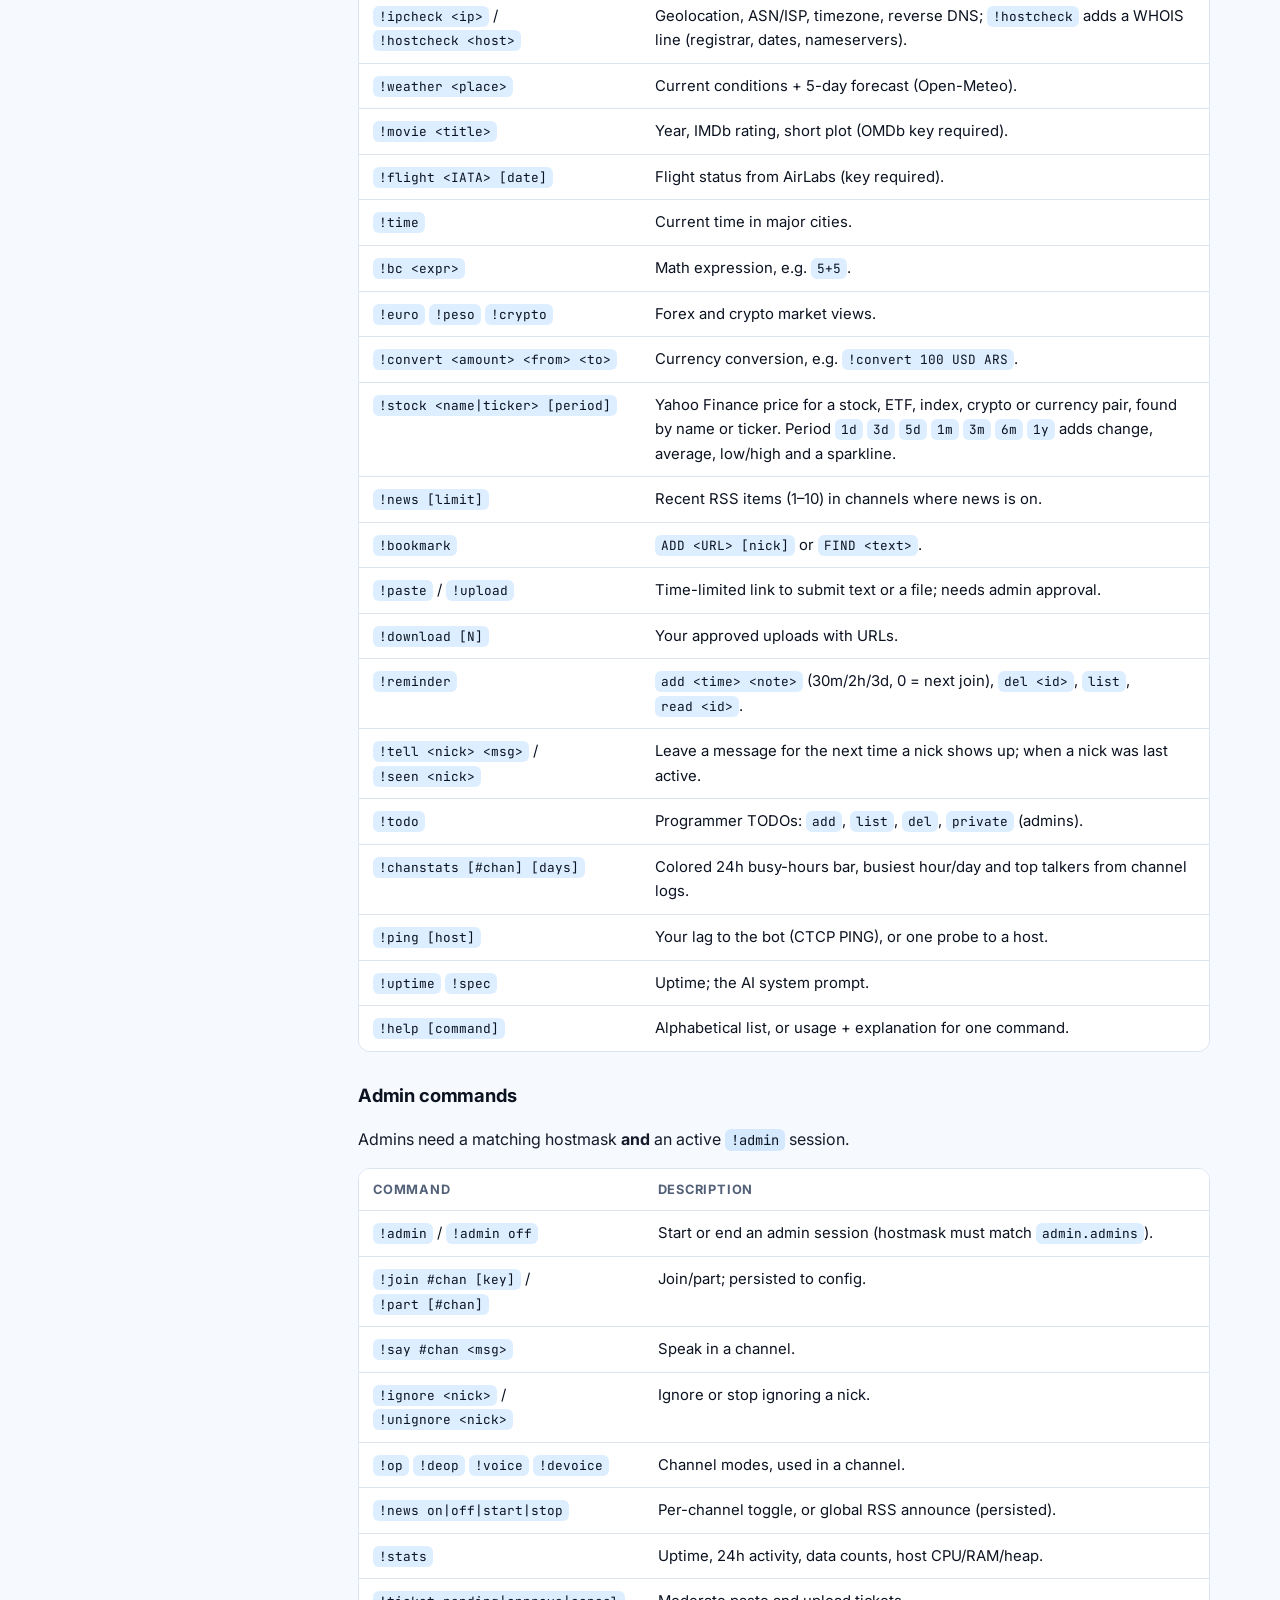
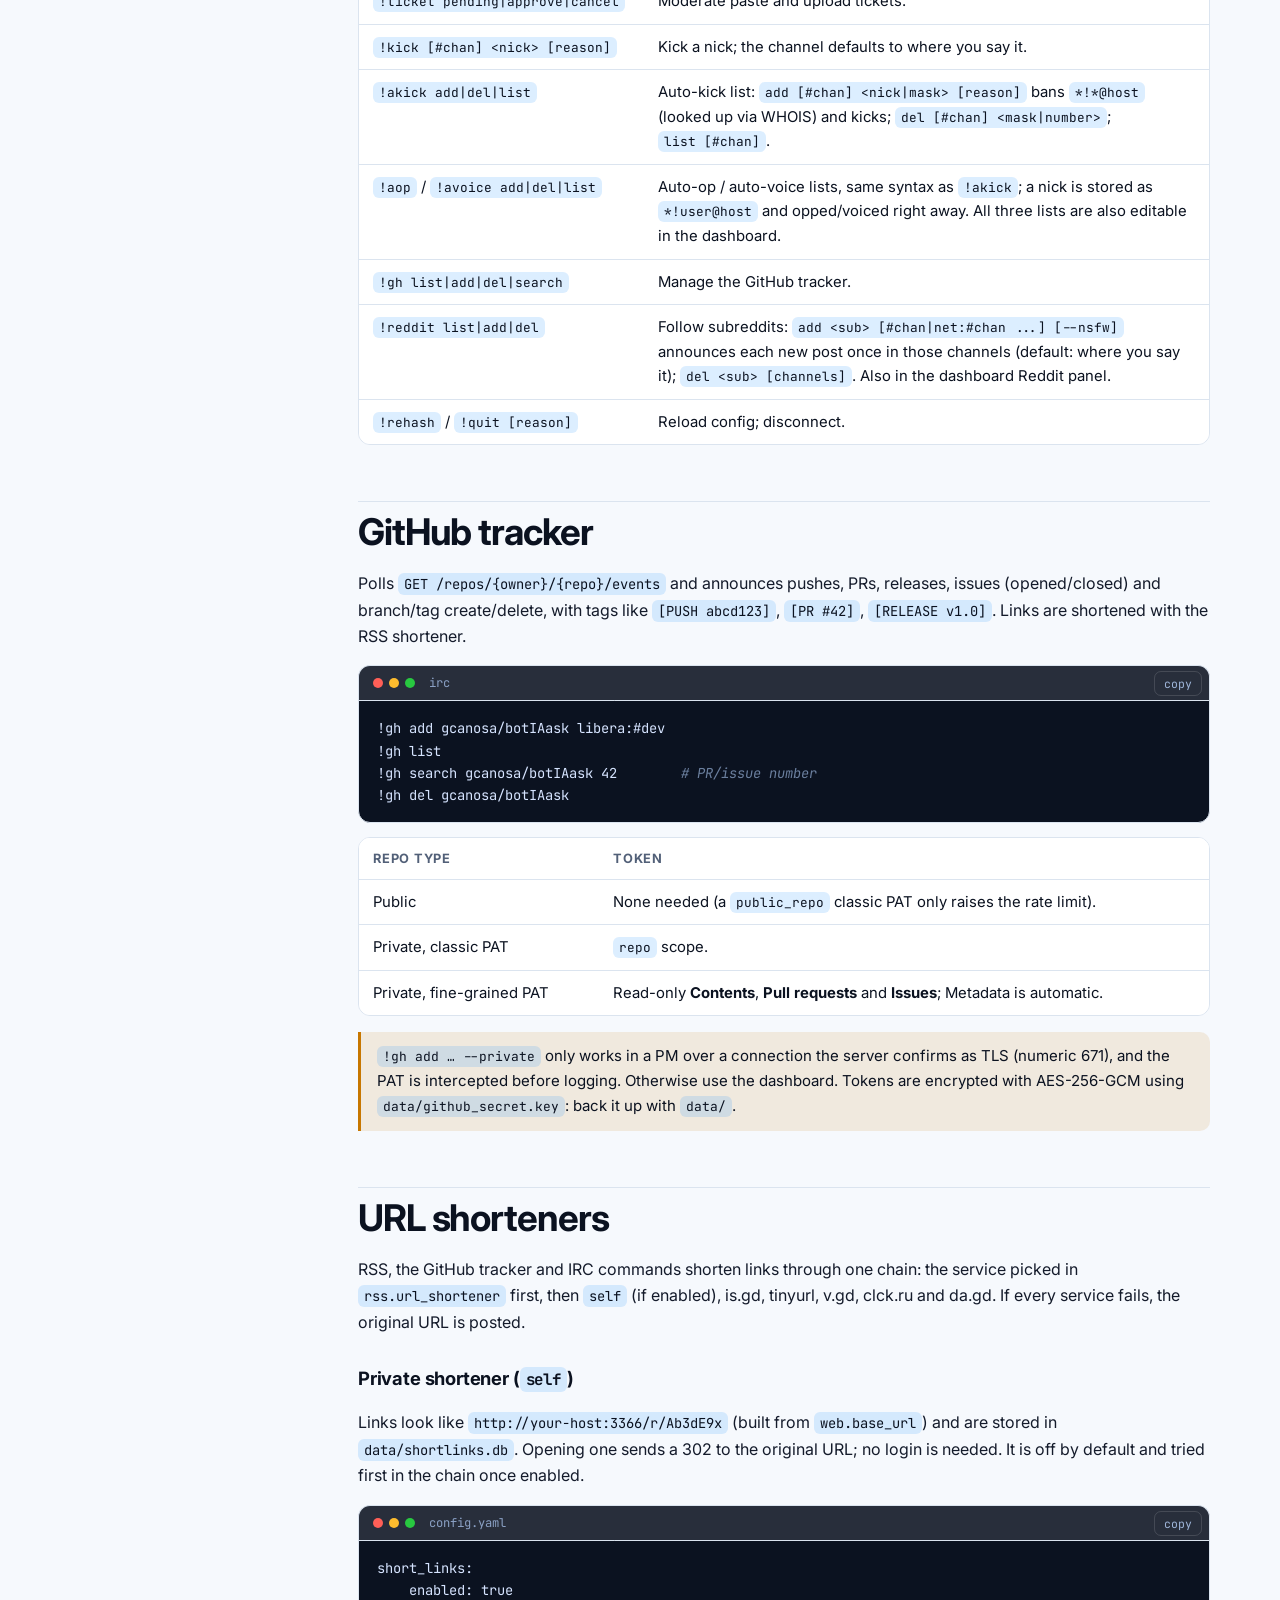
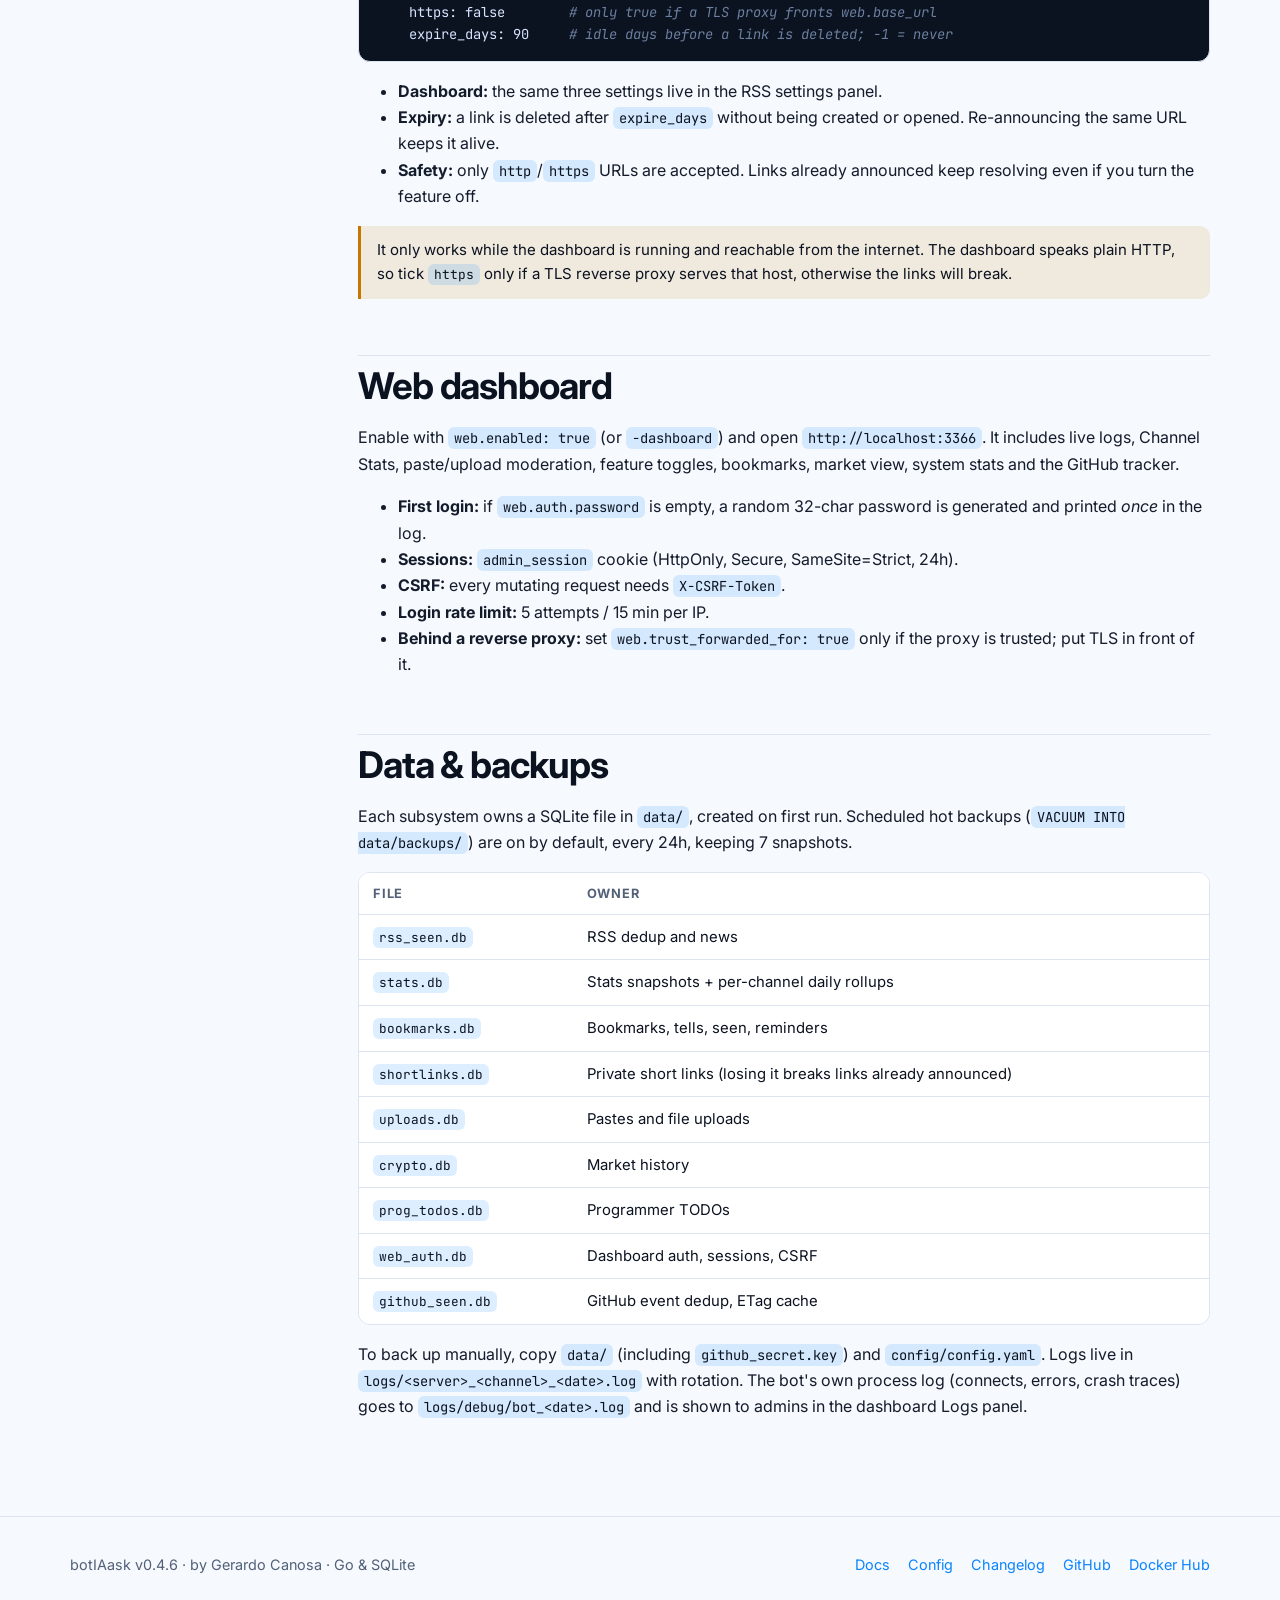
<file: github-web/docs.html>
<!doctype html>
<html lang="en">
<head>
<meta charset="utf-8">
<meta name="viewport" content="width=device-width, initial-scale=1">
<title>Documentation · botIAask</title>
<meta name="description" content="Install botIAask, run it with Docker, Podman or standalone, choose daemon or debug mode, and configure every feature.">
<meta name="color-scheme" content="dark light">
<link rel="icon" href="img/favicon.png">
<link rel="preconnect" href="https://fonts.googleapis.com"><link rel="preconnect" href="https://fonts.gstatic.com" crossorigin>
<link href="https://fonts.googleapis.com/css2?family=Inter:wght@400;500;600;700;800&family=JetBrains+Mono:wght@400;600;700&display=swap" rel="stylesheet">
<link rel="stylesheet" href="assets/style.css">
</head>
<body>
<header class="nav"><div class="wrap">
  <a class="brand" href="index.html"><img src="img/favicon.png" alt=""><span>bot<b>IA</b>ask</span></a>
  <ul>
    <li><a href="index.html#features">Features</a></li>
    <li><a href="index.html#install">Install</a></li>
    <li><a href="docs.html" aria-current="page">Docs</a></li>
    <li><a href="config.html">Config</a></li>
    <li><a href="changelog.html">Changelog</a></li>
    <li><a href="https://github.com/gcanosa/botIAask" rel="noopener">GitHub ↗</a></li>
  </ul>
  <button class="iconbtn" id="theme" type="button" aria-label="Toggle theme"></button>
  <button class="iconbtn burger" id="burger" type="button" aria-label="Menu">☰</button>
</div></header>

<main class="wrap docs"><aside class="side" aria-label="Documentation"><div class="grp">Getting started</div><a href="#overview">Overview</a><a href="#requirements">Requirements</a><a href="#install">Installation</a><a href="#modes">Daemon vs debug</a><div class="grp">Deploy</div><a href="#containers">Docker &amp; Podman</a><a href="#standalone">Standalone binary</a><div class="grp">Configure</div><a href="#config">Configuration</a><a href="#cli">CLI flags</a><a href="#rehash">Live reload</a><div class="grp">Use it</div><a href="#commands">IRC commands</a><a href="#github">GitHub tracker</a><a href="#shorteners">URL shorteners</a><a href="#dashboard">Web dashboard</a><a href="#data">Data &amp; backups</a></aside>
<article class="doc">

<h2 id="overview">Overview</h2>
<p><strong>botIAask</strong> is an IRC bot written in Go. It connects with <code>ergochat/irc-go</code>, answers questions through an OpenAI-compatible endpoint (LM Studio by default) and can expose an optional web dashboard on port <code>3366</code>. Everything is configured in a single YAML file and stored in per-feature SQLite databases under <code>data/</code>.</p>

<h2 id="requirements">Requirements</h2>
<ul><li><a href="https://go.dev/doc/install" rel="noopener">Go</a> 1.26 (see <code>go.mod</code>), only if you build from source.</li>
<li>An IRC network to connect to.</li>
<li>An OpenAI-compatible API: <a href="https://lmstudio.ai" rel="noopener">LM Studio</a>, Ollama's OpenAI endpoint, or a hosted provider. Default: <code>http://localhost:1234/v1</code>.</li>
<li>Docker or Podman, only for the container route.</li></ul>

<h2 id="install">Installation</h2>
<div class="term"><div class="bar"><i></i><i></i><i></i><span>build from source</span></div><pre><code>git clone https://github.com/gcanosa/botIAask.git
cd botIAask
cp config/config.yaml.template config/config.yaml
$EDITOR config/config.yaml
go build .              <span class="c"># produces ./botIAask</span>
./botIAask</code></pre></div>
<div class="note"><strong>Config is required.</strong> The bot exits with an error if <code>config/config.yaml</code> is missing. There is no <code>.env</code> file; some API keys fall back to environment variables.</div>
<p>A minimal config to get talking:</p>
<div class="term"><div class="bar"><i></i><i></i><i></i><span>config/config.yaml</span></div><pre><code><span class="k">irc</span>:
  <span class="k">networks</span>:
    - <span class="k">name</span>: <span class="s">libera</span>
      <span class="k">server</span>: <span class="s">irc.libera.chat</span>
      <span class="k">port</span>: <span class="n">6697</span>
      <span class="k">use_ssl</span>: <span class="n">true</span>
      <span class="k">nickname</span>: <span class="s">MyBot</span>
      <span class="k">channels</span>: [<span class="s">'#mychannel'</span>]
<span class="k">ai</span>:
  <span class="k">lm_studio_url</span>: <span class="s">http://localhost:1234/v1</span>
  <span class="k">model</span>: <span class="s">meta-Llama-3.1-8B-instruct</span></code></pre></div>

<h2 id="modes">Daemon vs debug</h2>
<p>The same binary runs in two ways. Pick one per environment.</p>
<div class="split">
<div class="card"><h3>🐞 Foreground / debug</h3><ul><li>Default when you run <code>go run main.go</code> or <code>./botIAask</code>.</li><li><code>-debug</code> (default off) adds verbose output, including raw IRC lines with credentials: keep it off in production.</li><li>Stops with <kbd>Ctrl-C</kbd>. No PID file.</li><li>Best for setup, troubleshooting and containers (where the runtime supervises the process).</li></ul></div>
<div class="card"><h3>🛰️ Daemon</h3><ul><li><code>-daemon</code> detaches; <code>-dashboard</code> implies daemon and enables the web UI.</li><li>Writes <code>bot.pid</code> (<code>daemon.pid_file</code>) and logs to <code>logs/</code>.</li><li>Control with <code>-mode start|stop|restart</code>.</li><li>Best for a VPS or home server without a supervisor.</li></ul></div>
</div>
<div class="term"><div class="bar"><i></i><i></i><i></i><span>shell</span></div><pre><code>./botIAask -dashboard          <span class="c"># start daemon + web UI</span>
./botIAask -mode restart       <span class="c"># restart it</span>
./botIAask -mode stop          <span class="c"># stop it</span>
./botIAask -rehash             <span class="c"># reload config without a restart</span></code></pre></div>
<div class="note warn"><strong>systemd tip:</strong> run the foreground form under a unit file (<code>Restart=on-failure</code>) instead of <code>-daemon</code>, and let systemd handle the PID.</div>

<h2 id="containers">Docker &amp; Podman</h2>
<p>The repo ships a multi-stage <code>Dockerfile</code> (static Go build, <code>debian:bookworm-slim</code>, non-root user <code>bot</code>, exposes <code>3366</code>) and a <code>docker-compose.yml</code>. Both Docker and Podman work with the same files.</p>
<h3>Compose</h3>
<div class="term"><div class="bar"><i></i><i></i><i></i><span>shell</span></div><pre><code>mkdir -p state/config state/data
cp config/config.yaml.template state/config/config.yaml   <span class="c"># then edit it</span>
docker compose up -d --build     <span class="c"># or: podman compose up -d</span>
docker compose logs -f</code></pre></div>
<p>Compose mounts <code>state/{data,config,logs,pastes,upload_files}</code> into <code>/app/</code>. Mount the <em>directory</em> <code>config/</code> rather than the single file, so the runtime doesn't create a directory named <code>config.yaml</code> by mistake. Override with <code>STATE_DIR</code>, <code>WEB_PORT</code> and <code>IMAGE</code> environment variables.</p>
<h3>Plain Podman</h3>
<div class="term"><div class="bar"><i></i><i></i><i></i><span>podman</span></div><pre><code>./scripts/podman-build.sh                           <span class="c"># → botiaask:local</span>
podman run -d --name botiaask -p 3366:3366 \
  -v ./state/config:/app/config:Z -v ./state/data:/app/data:Z \
  -v ./state/logs:/app/logs:Z botiaask:local</code></pre></div>
<h3>Prebuilt image</h3>
<div class="term"><div class="bar"><i></i><i></i><i></i><span>docker</span></div><pre><code>docker run -d --name botiaask -p 3366:3366 \
  -v "$PWD/state/config:/app/config" -v "$PWD/state/data:/app/data" \
  berkelioar/botiaask:latest</code></pre></div>
<div class="note"><strong>Reaching LM Studio from a container:</strong> on Linux, use <code>network_mode: "host"</code> and <code>http://127.0.0.1:1234/v1</code>. On macOS/Windows use <code>http://host.docker.internal:1234/v1</code> (Podman: <code>host.containers.internal</code>).</div>
<p>The container runs in the foreground, so use <code>web.enabled: true</code> in the config to serve the dashboard rather than <code>-dashboard</code>. Publishing a new image is covered by <code>scripts/dockerhub-push.sh</code>, <code>push-latest.sh</code> and <code>push-version.sh</code>.</p>

<h2 id="standalone">Standalone binary</h2>
<p>A single static file with no runtime dependencies (SQLite is pure Go, <code>CGO_ENABLED=0</code>). Cross-compile and copy it anywhere:</p>
<div class="term"><div class="bar"><i></i><i></i><i></i><span>shell</span></div><pre><code>CGO_ENABLED=0 GOOS=linux GOARCH=arm64 go build -trimpath -ldflags="-s -w" -o botIAask .
scp botIAask config/config.yaml user@host:~/botiaask/</code></pre></div>
<p>Run it from a directory that contains <code>config/config.yaml</code>; <code>data/</code> and <code>logs/</code> are created next to it on first run.</p>
<div class="term"><div class="bar"><i></i><i></i><i></i><span>/etc/systemd/system/botiaask.service</span></div><pre><code>[Unit]
Description=botIAask IRC bot
After=network-online.target

[Service]
WorkingDirectory=/opt/botiaask
ExecStart=/opt/botiaask/botIAask
ExecReload=/bin/kill -HUP $MAINPID
Restart=on-failure
User=bot

[Install]
WantedBy=multi-user.target</code></pre></div>

<h2 id="config">Configuration</h2>
<p>All settings live in <code>config/config.yaml</code>; <a href="config.html">browse or download the full annotated template</a>.</p>
<div class="tw"><table><thead><tr><th>Section</th><th>What it controls</th></tr></thead><tbody><tr><td><code>irc.networks[]</code></td><td>One entry per network: server, port, TLS, nick, channels (with keys / <code>auto_join</code>), services auth, per-network <code>admins</code>, <code>quit_message</code>, <code>enabled</code>, <code>access</code> (auto-op / auto-voice / auto-kick masks per channel).</td></tr><tr><td><code>ai</code></td><td><code>lm_studio_url</code>, <code>model</code>. 90s HTTP timeout.</td></tr><tr><td><code>bot</code></td><td><code>command_prefix</code> (<code>!</code>), <code>command_name</code> (<code>ask</code>), <code>rate_limiting</code>, <code>private_files</code> (0700/0600 data and logs, off by default).</td></tr><tr><td><code>logger</code></td><td><code>rotation_days</code> before logs are gzipped to <code>logs/archive/</code>; optional <code>archive_days</code> to delete old archives.</td></tr><tr><td><code>admin.admins</code></td><td>Global admin hostmasks like <code>~nick@user/host</code>.</td></tr><tr><td><code>web</code></td><td><code>enabled</code>, <code>port</code>, <code>host</code>, <code>base_url</code>, <code>auth</code>, weather location.</td></tr><tr><td><code>rss</code></td><td>Feeds, <code>interval_minutes</code>, target channels (<code>network:#chan</code>), <code>announce_to_irc</code>, <code>url_shortener</code>.</td></tr><tr><td><code>short_links</code></td><td>Private shortener: <code>enabled</code>, <code>https</code>, <code>expire_days</code>.</td></tr><tr><td><code>github_tracker</code></td><td>Repos, channels, event filters. Tokens are set via the dashboard.</td></tr><tr><td><code>stats</code>, <code>uploads</code>, <code>backup</code></td><td>Retention, upload size cap, scheduled SQLite snapshots.</td></tr><tr><td><code>omdb</code>, <code>github</code></td><td>Optional API keys for <code>!movie</code> and the dashboard changelog.</td></tr></tbody></table></div>
<div class="note">With more than one network, use <code>network:#channel</code> wherever a channel is expected (RSS, GitHub tracker). A bare <code>#channel</code> falls back to the first network.</div>

<h2 id="cli">CLI flags</h2>
<div class="tw"><table><thead><tr><th>Flag</th><th>Description</th></tr></thead><tbody><tr><td><code>-dashboard</code></td><td>Daemon mode + web dashboard.</td></tr><tr><td><code>-daemon</code></td><td>Run in the background.</td></tr><tr><td><code>-debug</code></td><td>Verbose console output, including raw IRC lines with credentials (default <code>false</code>).</td></tr><tr><td><code>-mode start|stop|restart</code></td><td>Control the daemon explicitly.</td></tr><tr><td><code>-news</code></td><td>Enable the RSS fetcher.</td></tr><tr><td><code>-updatenews [limit]</code></td><td>Backfill the news DB and exit.</td></tr><tr><td><code>-dropnews</code></td><td>Clear the news DB and exit.</td></tr><tr><td><code>-rehash</code></td><td>SIGHUP the PID in <code>daemon.pid</code> to reload config.</td></tr><tr><td><code>-usage</code></td><td>Print the IRC command reference (<code>NO_COLOR=1</code> for plain text).</td></tr><tr><td><code>-version</code> / <code>-about</code></td><td>Version; project details.</td></tr><tr><td><code>-h</code></td><td>Flags only.</td></tr></tbody></table></div>

<h2 id="rehash">Live reload</h2>
<p>Change <code>config.yaml</code> and reload without dropping the connection using any of: <code>SIGHUP</code>, <code>./botIAask -rehash</code>, <code>!rehash</code> in IRC, or the dashboard's <code>/api/rehash</code>.</p>

<h2 id="commands">IRC commands</h2>
<p>The prefix is <code>!</code> by default. <code>!help</code> lists everything in IRC and <code>botIAask -usage</code> prints it on the command line.</p>
<h3>User commands</h3><div class="tw"><table><thead><tr><th>Command</th><th>Description</th></tr></thead><tbody><tr><td><code>!ask &lt;query&gt;</code></td><td>Ask the AI (the trigger name is <code>bot.command_name</code>).</td></tr><tr><td><code>!wiki [lang:]&lt;query&gt;</code></td><td>Wikipedia: best article with description and URL plus other matches; ambiguous terms list the candidates. <code>es:</code> etc. picks the language.</td></tr><tr><td><code>!latest &lt;name|owner/repo|URL&gt;</code></td><td>Newest release from GitHub, GitLab, Codeberg, SourceForge (or <code>gh:</code>/<code>gl:</code>/<code>cb:</code>/<code>sf:</code>); bare names via Repology, then GitHub. Alias <code>!latestversion</code>.</td></tr><tr><td><code>!linux</code></td><td>Newest Ubuntu, Mint, Debian, Raspberry Pi OS, RHEL, CentOS Stream, Fedora; kernel.org trees; FreeBSD/NetBSD/OpenBSD.</td></tr><tr><td><code>!kernel</code></td><td>kernel.org mainline, stable, linux-next and every longterm branch, with release and projected EOL dates.</td></tr><tr><td><code>!apple</code></td><td>Newest stable macOS, iOS, iPadOS, watchOS, tvOS and visionOS (version + build).</td></tr><tr><td><code>!ipcheck &lt;ip&gt;</code> / <code>!hostcheck &lt;host&gt;</code></td><td>Geolocation, ASN/ISP, timezone, reverse DNS; <code>!hostcheck</code> adds a WHOIS line (registrar, dates, nameservers).</td></tr><tr><td><code>!weather &lt;place&gt;</code></td><td>Current conditions + 5-day forecast (Open-Meteo).</td></tr><tr><td><code>!movie &lt;title&gt;</code></td><td>Year, IMDb rating, short plot (OMDb key required).</td></tr><tr><td><code>!flight &lt;IATA&gt; [date]</code></td><td>Flight status from AirLabs (key required).</td></tr><tr><td><code>!time</code></td><td>Current time in major cities.</td></tr><tr><td><code>!bc &lt;expr&gt;</code></td><td>Math expression, e.g. <code>5+5</code>.</td></tr><tr><td><code>!euro</code> <code>!peso</code> <code>!crypto</code></td><td>Forex and crypto market views.</td></tr><tr><td><code>!convert &lt;amount&gt; &lt;from&gt; &lt;to&gt;</code></td><td>Currency conversion, e.g. <code>!convert 100 USD ARS</code>.</td></tr><tr><td><code>!stock &lt;name|ticker&gt; [period]</code></td><td>Yahoo Finance price for a stock, ETF, index, crypto or currency pair, found by name or ticker. Period <code>1d</code> <code>3d</code> <code>5d</code> <code>1m</code> <code>3m</code> <code>6m</code> <code>1y</code> adds change, average, low/high and a sparkline.</td></tr><tr><td><code>!news [limit]</code></td><td>Recent RSS items (1–10) in channels where news is on.</td></tr><tr><td><code>!bookmark</code></td><td><code>ADD &lt;URL&gt; [nick]</code> or <code>FIND &lt;text&gt;</code>.</td></tr><tr><td><code>!paste</code> / <code>!upload</code></td><td>Time-limited link to submit text or a file; needs admin approval.</td></tr><tr><td><code>!download [N]</code></td><td>Your approved uploads with URLs.</td></tr><tr><td><code>!reminder</code></td><td><code>add &lt;time&gt; &lt;note&gt;</code> (30m/2h/3d, 0 = next join), <code>del &lt;id&gt;</code>, <code>list</code>, <code>read &lt;id&gt;</code>.</td></tr><tr><td><code>!tell &lt;nick&gt; &lt;msg&gt;</code> / <code>!seen &lt;nick&gt;</code></td><td>Leave a message for the next time a nick shows up; when a nick was last active.</td></tr><tr><td><code>!todo</code></td><td>Programmer TODOs: <code>add</code>, <code>list</code>, <code>del</code>, <code>private</code> (admins).</td></tr><tr><td><code>!chanstats [#chan] [days]</code></td><td>Colored 24h busy-hours bar, busiest hour/day and top talkers from channel logs.</td></tr><tr><td><code>!ping [host]</code></td><td>Your lag to the bot (CTCP PING), or one probe to a host.</td></tr><tr><td><code>!uptime</code> <code>!spec</code></td><td>Uptime; the AI system prompt.</td></tr><tr><td><code>!help [command]</code></td><td>Alphabetical list, or usage + explanation for one command.</td></tr></tbody></table></div>
<h3>Admin commands</h3>
<p>Admins need a matching hostmask <strong>and</strong> an active <code>!admin</code> session.</p><div class="tw"><table><thead><tr><th>Command</th><th>Description</th></tr></thead><tbody><tr><td><code>!admin</code> / <code>!admin off</code></td><td>Start or end an admin session (hostmask must match <code>admin.admins</code>).</td></tr><tr><td><code>!join #chan [key]</code> / <code>!part [#chan]</code></td><td>Join/part; persisted to config.</td></tr><tr><td><code>!say #chan &lt;msg&gt;</code></td><td>Speak in a channel.</td></tr><tr><td><code>!ignore &lt;nick&gt;</code> / <code>!unignore &lt;nick&gt;</code></td><td>Ignore or stop ignoring a nick.</td></tr><tr><td><code>!op</code> <code>!deop</code> <code>!voice</code> <code>!devoice</code></td><td>Channel modes, used in a channel.</td></tr><tr><td><code>!news on|off|start|stop</code></td><td>Per-channel toggle, or global RSS announce (persisted).</td></tr><tr><td><code>!stats</code></td><td>Uptime, 24h activity, data counts, host CPU/RAM/heap.</td></tr><tr><td><code>!ticket pending|approve|cancel</code></td><td>Moderate paste and upload tickets.</td></tr><tr><td><code>!kick [#chan] &lt;nick&gt; [reason]</code></td><td>Kick a nick; the channel defaults to where you say it.</td></tr><tr><td><code>!akick add|del|list</code></td><td>Auto-kick list: <code>add [#chan] &lt;nick|mask&gt; [reason]</code> bans <code>*!*@host</code> (looked up via WHOIS) and kicks; <code>del [#chan] &lt;mask|number&gt;</code>; <code>list [#chan]</code>.</td></tr><tr><td><code>!aop</code> / <code>!avoice add|del|list</code></td><td>Auto-op / auto-voice lists, same syntax as <code>!akick</code>; a nick is stored as <code>*!user@host</code> and opped/voiced right away. All three lists are also editable in the dashboard.</td></tr><tr><td><code>!gh list|add|del|search</code></td><td>Manage the GitHub tracker.</td></tr><tr><td><code>!reddit list|add|del</code></td><td>Follow subreddits: <code>add &lt;sub&gt; [#chan|net:#chan ...] [--nsfw]</code> announces each new post once in those channels (default: where you say it); <code>del &lt;sub&gt; [channels]</code>. Also in the dashboard Reddit panel.</td></tr><tr><td><code>!rehash</code> / <code>!quit [reason]</code></td><td>Reload config; disconnect.</td></tr></tbody></table></div>

<h2 id="github">GitHub tracker</h2>
<p>Polls <code>GET /repos/{owner}/{repo}/events</code> and announces pushes, PRs, releases, issues (opened/closed) and branch/tag create/delete, with tags like <code>[PUSH abcd123]</code>, <code>[PR #42]</code>, <code>[RELEASE v1.0]</code>. Links are shortened with the RSS shortener.</p>
<div class="term"><div class="bar"><i></i><i></i><i></i><span>irc</span></div><pre><code>!gh add gcanosa/botIAask libera:#dev
!gh list
!gh search gcanosa/botIAask 42        <span class="c"># PR/issue number</span>
!gh del gcanosa/botIAask</code></pre></div>
<div class="tw"><table><thead><tr><th>Repo type</th><th>Token</th></tr></thead><tbody><tr><td>Public</td><td>None needed (a <code>public_repo</code> classic PAT only raises the rate limit).</td></tr><tr><td>Private, classic PAT</td><td><code>repo</code> scope.</td></tr><tr><td>Private, fine-grained PAT</td><td>Read-only <strong>Contents</strong>, <strong>Pull requests</strong> and <strong>Issues</strong>; Metadata is automatic.</td></tr></tbody></table></div>
<div class="note warn"><code>!gh add … --private</code> only works in a PM over a connection the server confirms as TLS (numeric 671), and the PAT is intercepted before logging. Otherwise use the dashboard. Tokens are encrypted with AES-256-GCM using <code>data/github_secret.key</code>: back it up with <code>data/</code>.</div>

<h2 id="shorteners">URL shorteners</h2>
<p>RSS, the GitHub tracker and IRC commands shorten links through one chain: the service picked in <code>rss.url_shortener</code> first, then <code>self</code> (if enabled), is.gd, tinyurl, v.gd, clck.ru and da.gd. If every service fails, the original URL is posted.</p>
<h3>Private shortener (<code>self</code>)</h3>
<p>Links look like <code>http://your-host:3366/r/Ab3dE9x</code> (built from <code>web.base_url</code>) and are stored in <code>data/shortlinks.db</code>. Opening one sends a 302 to the original URL; no login is needed. It is off by default and tried first in the chain once enabled.</p>
<div class="term"><div class="bar"><i></i><i></i><i></i><span>config.yaml</span></div><pre><code>short_links:
    enabled: true
    https: false        <span class="c"># only true if a TLS proxy fronts web.base_url</span>
    expire_days: 90     <span class="c"># idle days before a link is deleted; -1 = never</span></code></pre></div>
<ul><li><strong>Dashboard:</strong> the same three settings live in the RSS settings panel.</li>
<li><strong>Expiry:</strong> a link is deleted after <code>expire_days</code> without being created or opened. Re-announcing the same URL keeps it alive.</li>
<li><strong>Safety:</strong> only <code>http</code>/<code>https</code> URLs are accepted. Links already announced keep resolving even if you turn the feature off.</li></ul>
<div class="note warn">It only works while the dashboard is running and reachable from the internet. The dashboard speaks plain HTTP, so tick <code>https</code> only if a TLS reverse proxy serves that host, otherwise the links will break.</div>

<h2 id="dashboard">Web dashboard</h2>
<p>Enable with <code>web.enabled: true</code> (or <code>-dashboard</code>) and open <code>http://localhost:3366</code>. It includes live logs, Channel Stats, paste/upload moderation, feature toggles, bookmarks, market view, system stats and the GitHub tracker.</p>
<ul><li><strong>First login:</strong> if <code>web.auth.password</code> is empty, a random 32-char password is generated and printed <em>once</em> in the log.</li>
<li><strong>Sessions:</strong> <code>admin_session</code> cookie (HttpOnly, Secure, SameSite=Strict, 24h).</li>
<li><strong>CSRF:</strong> every mutating request needs <code>X-CSRF-Token</code>.</li>
<li><strong>Login rate limit:</strong> 5 attempts / 15 min per IP.</li>
<li><strong>Behind a reverse proxy:</strong> set <code>web.trust_forwarded_for: true</code> only if the proxy is trusted; put TLS in front of it.</li></ul>

<h2 id="data">Data &amp; backups</h2>
<p>Each subsystem owns a SQLite file in <code>data/</code>, created on first run. Scheduled hot backups (<code>VACUUM INTO data/backups/</code>) are on by default, every 24h, keeping 7 snapshots.</p>
<div class="tw"><table><thead><tr><th>File</th><th>Owner</th></tr></thead><tbody><tr><td><code>rss_seen.db</code></td><td>RSS dedup and news</td></tr><tr><td><code>stats.db</code></td><td>Stats snapshots + per-channel daily rollups</td></tr><tr><td><code>bookmarks.db</code></td><td>Bookmarks, tells, seen, reminders</td></tr><tr><td><code>shortlinks.db</code></td><td>Private short links (losing it breaks links already announced)</td></tr><tr><td><code>uploads.db</code></td><td>Pastes and file uploads</td></tr><tr><td><code>crypto.db</code></td><td>Market history</td></tr><tr><td><code>prog_todos.db</code></td><td>Programmer TODOs</td></tr><tr><td><code>web_auth.db</code></td><td>Dashboard auth, sessions, CSRF</td></tr><tr><td><code>github_seen.db</code></td><td>GitHub event dedup, ETag cache</td></tr></tbody></table></div>
<p>To back up manually, copy <code>data/</code> (including <code>github_secret.key</code>) and <code>config/config.yaml</code>. Logs live in <code>logs/&lt;server&gt;_&lt;channel&gt;_&lt;date&gt;.log</code> with rotation. The bot's own process log (connects, errors, crash traces) goes to <code>logs/debug/bot_&lt;date&gt;.log</code> and is shown to admins in the dashboard Logs panel.</p>
</article></main>
<footer><div class="wrap">
  <span>botIAask v0.4.6 · by Gerardo Canosa · Go &amp; SQLite</span>
  <nav><a href="docs.html">Docs</a><a href="config.html">Config</a><a href="changelog.html">Changelog</a><a href="https://github.com/gcanosa/botIAask" rel="noopener">GitHub</a><a href="https://hub.docker.com/r/berkelioar/botiaask" rel="noopener">Docker Hub</a></nav>
</div></footer>
<script src="assets/app.js"></script>
</body>
</html>
</file>
<file: github-web/assets/style.css>
/* botIAask site — tokens first, theme via prefers-color-scheme + [data-theme] override */
:root {
  --bg: #f6f9fd; --bg2: #ffffff; --card: #ffffff; --line: #dbe4ef; --text: #0b1220; --muted: #526078;
  --accent: #0a84ff; --accent2: #22c1ff; --accent-ink: #ffffff; --code-bg: #0b1220; --code-fg: #d6e4ff;
  --glow: rgba(10,132,255,.14); --shadow: 0 10px 30px -12px rgba(11,18,32,.18);
  --logo-dark: none; --logo-light: block; --ok: #12a150; --warn: #c77700;
  --k: #7cc4ff; --s: #9be08a; --c: #6b7f9e; --n: #ffb86b;
}
@media (prefers-color-scheme: dark) {
  :root:not([data-theme="light"]) { --bg: #05070c; --bg2: #0a0f18; --card: #0d1420; --line: #1a2536; --text: #e8eefb; --muted: #94a3bd;
    --accent: #2aa8ff; --accent2: #00d4ff; --accent-ink: #001424; --code-bg: #070b12; --code-fg: #d6e4ff; --glow: rgba(42,168,255,.16);
    --shadow: 0 14px 40px -16px rgba(0,0,0,.7); --logo-dark: block; --logo-light: none; --ok: #3ddc84; --warn: #ffb020; }
}
:root[data-theme="dark"] { --bg: #05070c; --bg2: #0a0f18; --card: #0d1420; --line: #1a2536; --text: #e8eefb; --muted: #94a3bd;
  --accent: #2aa8ff; --accent2: #00d4ff; --accent-ink: #001424; --code-bg: #070b12; --code-fg: #d6e4ff; --glow: rgba(42,168,255,.16);
  --shadow: 0 14px 40px -16px rgba(0,0,0,.7); --logo-dark: block; --logo-light: none; --ok: #3ddc84; --warn: #ffb020; }

*, *::before, *::after { box-sizing: border-box; }
html { scroll-behavior: smooth; scroll-padding-top: 84px; }
body { margin: 0; background: var(--bg); color: var(--text); font: 16px/1.65 Inter, system-ui, -apple-system, "Segoe UI", Roboto, sans-serif; -webkit-font-smoothing: antialiased; }
img { max-width: 100%; }
a { color: var(--accent); text-decoration: none; } a:hover { text-decoration: underline; }
code, pre, .mono { font-family: "JetBrains Mono", ui-monospace, "SF Mono", Menlo, Consolas, monospace; }
:focus-visible { outline: 2px solid var(--accent); outline-offset: 2px; border-radius: 6px; }
.wrap { width: min(1140px, 100% - 32px); margin-inline: auto; }
.logo-d { display: var(--logo-dark); mix-blend-mode: screen; } .logo-l { display: var(--logo-light); mix-blend-mode: multiply; }

/* nav */
.nav { position: sticky; top: 0; z-index: 50; backdrop-filter: blur(14px) saturate(1.4); background: color-mix(in srgb, var(--bg) 78%, transparent); border-bottom: 1px solid var(--line); }
.nav .wrap { display: flex; align-items: center; gap: 20px; height: 64px; }
.brand { display: flex; align-items: center; gap: 10px; font-weight: 800; color: var(--text); letter-spacing: -.02em; }
.brand:hover { text-decoration: none; } .brand img { height: 32px; width: 32px; border-radius: 8px; }
.brand b { color: var(--accent); }
.nav ul { display: flex; gap: 4px; list-style: none; margin: 0 0 0 auto; padding: 0; }
.nav li a { color: var(--muted); padding: 8px 12px; border-radius: 8px; font-weight: 500; font-size: .94rem; display: block; }
.nav li a:hover, .nav li a[aria-current] { color: var(--text); background: var(--glow); text-decoration: none; }
.iconbtn { border: 1px solid var(--line); background: var(--card); color: var(--text); width: 38px; height: 38px; border-radius: 10px; cursor: pointer; display: grid; place-items: center; font-size: 17px; }
.iconbtn:hover { border-color: var(--accent); }
.burger { display: none; }
@media (max-width: 800px) {
  .burger { display: grid; margin-left: auto; }
  .nav ul { display: none; position: absolute; inset: 64px 0 auto 0; flex-direction: column; background: var(--bg2); border-bottom: 1px solid var(--line); padding: 10px 16px; margin: 0; }
  .nav.open ul { display: flex; }
}

/* buttons */
.btn { display: inline-flex; align-items: center; gap: 8px; padding: 11px 20px; border-radius: 11px; font-weight: 600; border: 1px solid var(--line); background: var(--card); color: var(--text); cursor: pointer; font-size: .96rem; transition: transform .15s, border-color .15s; }
.btn:hover { transform: translateY(-1px); border-color: var(--accent); text-decoration: none; }
.btn.primary { background: linear-gradient(135deg, var(--accent), var(--accent2)); color: var(--accent-ink); border: 0; box-shadow: 0 8px 24px -8px var(--accent); }

/* hero */
.hero { position: relative; overflow: hidden; padding: 72px 0 56px; text-align: center; }
.hero::before { content: ""; position: absolute; inset: -20% -10% auto; height: 520px; background: radial-gradient(closest-side, var(--glow), transparent 70%), radial-gradient(400px 260px at 15% 30%, var(--glow), transparent 70%); z-index: -1; }
.hero .logo { height: clamp(150px, 26vw, 250px); width: auto; margin: 0 auto 8px; }
.pill { display: inline-flex; gap: 8px; align-items: center; padding: 5px 14px; border: 1px solid var(--line); border-radius: 99px; font-size: .84rem; color: var(--muted); background: var(--card); }
.pill i { width: 8px; height: 8px; border-radius: 50%; background: var(--ok); box-shadow: 0 0 10px var(--ok); }
h1 { font-size: clamp(2rem, 5vw, 3.4rem); line-height: 1.1; letter-spacing: -.035em; margin: 18px auto 14px; max-width: 18ch; font-weight: 800; }
h1 em { font-style: normal; background: linear-gradient(135deg, var(--accent), var(--accent2)); -webkit-background-clip: text; background-clip: text; color: transparent; }
.lead { color: var(--muted); font-size: 1.15rem; max-width: 62ch; margin: 0 auto 28px; }
.cta { display: flex; gap: 12px; justify-content: center; flex-wrap: wrap; }
.badges { display: flex; gap: 8px; justify-content: center; flex-wrap: wrap; margin-top: 26px; }
.badge { font: 600 .78rem "JetBrains Mono", monospace; padding: 4px 10px; border-radius: 6px; background: var(--card); border: 1px solid var(--line); color: var(--muted); }
.badge b { color: var(--accent); }

/* sections */
section { padding: 64px 0; }
.eyebrow { color: var(--accent); font: 700 .8rem "JetBrains Mono", monospace; text-transform: uppercase; letter-spacing: .12em; }
h2 { font-size: clamp(1.6rem, 3.4vw, 2.3rem); letter-spacing: -.03em; margin: 8px 0 12px; line-height: 1.2; }
h3 { font-size: 1.15rem; margin: 28px 0 8px; letter-spacing: -.01em; }
.sub { color: var(--muted); max-width: 64ch; margin: 0 0 32px; }
.alt { background: var(--bg2); border-block: 1px solid var(--line); }
.grid { display: grid; gap: 16px; grid-template-columns: repeat(auto-fill, minmax(min(100%, 300px), 1fr)); }
.card { background: var(--card); border: 1px solid var(--line); border-radius: 16px; padding: 22px; transition: transform .2s, border-color .2s, box-shadow .2s; }
.grid .card:hover { transform: translateY(-3px); border-color: var(--accent); box-shadow: var(--shadow); }
.card .ic { width: 42px; height: 42px; display: grid; place-items: center; font-size: 21px; border-radius: 11px; background: var(--glow); margin-bottom: 12px; }
.card h3 { margin: 0 0 6px; font-size: 1.05rem; } .card p { margin: 0; color: var(--muted); font-size: .95rem; }

/* code */
pre { margin: 14px 0; background: var(--code-bg); color: var(--code-fg); border: 1px solid var(--line); border-radius: 12px; padding: 16px 18px; overflow-x: auto; font-size: .86rem; line-height: 1.6; }
pre code { font-size: inherit; background: none; padding: 0; color: inherit; }
:not(pre) > code { overflow-wrap: anywhere; background: var(--glow); border-radius: 6px; padding: 2px 6px; font-size: .86em; color: var(--text); }
.term { position: relative; margin: 14px 0; }
.term .bar { display: flex; align-items: center; gap: 6px; background: color-mix(in srgb, var(--code-bg) 88%, #fff 12%); border: 1px solid var(--line); border-bottom: 0; border-radius: 12px 12px 0 0; padding: 9px 14px; }
.term .bar i { width: 10px; height: 10px; border-radius: 50%; background: #ff5f57; } .term .bar i:nth-child(2) { background: #febc2e; } .term .bar i:nth-child(3) { background: #28c840; }
.term .bar span { margin-left: 8px; color: #8aa0c4; font: .76rem "JetBrains Mono", monospace; }
.term pre { margin: 0; border-radius: 0 0 12px 12px; }
.copy { position: absolute; top: 6px; right: 8px; background: transparent; border: 1px solid #ffffff22; color: #9db4d8; border-radius: 7px; font: .72rem "JetBrains Mono", monospace; padding: 4px 9px; cursor: pointer; }
.copy:hover { color: #fff; border-color: var(--accent); }
.k { color: var(--k); } .s { color: var(--s); } .c { color: var(--c); font-style: italic; } .n { color: var(--n); }

/* tabs */
.tabs { display: flex; gap: 6px; border-bottom: 1px solid var(--line); margin-bottom: 4px; flex-wrap: wrap; }
.tab { background: none; border: 0; color: var(--muted); padding: 10px 16px; font: 600 .95rem Inter, sans-serif; cursor: pointer; border-bottom: 2px solid transparent; margin-bottom: -1px; }
.tab[aria-selected="true"] { color: var(--accent); border-color: var(--accent); }
.panel[hidden] { display: none; }

/* tables */
.tw { overflow-x: auto; border: 1px solid var(--line); border-radius: 12px; margin: 14px 0; }
table { border-collapse: collapse; width: 100%; font-size: .93rem; background: var(--card); }
th, td { text-align: left; padding: 10px 14px; border-bottom: 1px solid var(--line); vertical-align: top; }
th { background: var(--bg2); font-size: .8rem; text-transform: uppercase; letter-spacing: .06em; color: var(--muted); }
tr:last-child td { border-bottom: 0; }
td code { white-space: nowrap; }

/* callouts */
.note { border-left: 3px solid var(--accent); background: var(--glow); border-radius: 0 10px 10px 0; padding: 12px 16px; margin: 16px 0; font-size: .94rem; }
.note.warn { border-color: var(--warn); background: color-mix(in srgb, var(--warn) 12%, transparent); }

/* split (daemon vs debug) */
.split { display: grid; gap: 16px; grid-template-columns: repeat(auto-fit, minmax(min(100%, 320px), 1fr)); margin: 16px 0; }
.split .card h3 { display: flex; gap: 8px; align-items: center; }

/* docs layout */
.docs { display: grid; grid-template-columns: 240px minmax(0, 1fr); gap: 48px; padding: 40px 0 80px; }
.side { position: sticky; top: 88px; align-self: start; max-height: calc(100vh - 110px); overflow-y: auto; }
.side a { display: block; padding: 6px 12px; color: var(--muted); border-left: 2px solid var(--line); font-size: .92rem; }
.side a:hover { color: var(--text); text-decoration: none; }
.side a.on { color: var(--accent); border-color: var(--accent); font-weight: 600; background: var(--glow); }
.side .grp { font: 700 .72rem "JetBrains Mono", monospace; text-transform: uppercase; letter-spacing: .1em; color: var(--muted); margin: 18px 0 6px 12px; }
.doc h2 { margin-top: 56px; padding-top: 8px; border-top: 1px solid var(--line); } .doc h2:first-child { margin-top: 0; border: 0; }
.doc p, .doc li { color: color-mix(in srgb, var(--text) 88%, var(--muted)); }
.docs > * { min-width: 0; }
@media (max-width: 900px) { .docs { grid-template-columns: minmax(0, 1fr); gap: 0; } .side { position: static; max-height: none; display: flex; flex-wrap: wrap; gap: 6px; margin-bottom: 20px; } .side a { border: 1px solid var(--line); border-radius: 8px; } .side .grp { display: none; } }

/* changelog */
.rel { border-left: 2px solid var(--line); margin-left: 8px; padding: 0 0 34px 28px; position: relative; }
.rel::before { content: ""; position: absolute; left: -7px; top: 6px; width: 12px; height: 12px; border-radius: 50%; background: var(--accent); box-shadow: 0 0 0 4px var(--glow); }
.rel h3 { margin: 0; display: flex; gap: 10px; align-items: baseline; flex-wrap: wrap; }
.rel time { color: var(--muted); font: .82rem "JetBrains Mono", monospace; }
.tag { font: 700 .7rem "JetBrains Mono", monospace; padding: 2px 8px; border-radius: 99px; background: var(--glow); color: var(--accent); }
.rel ul { padding-left: 20px; margin: 10px 0 0; } .rel li { margin: 4px 0; }
.relcard { display: flex; gap: 14px; justify-content: space-between; align-items: center; flex-wrap: wrap; }

footer { border-top: 1px solid var(--line); padding: 36px 0; color: var(--muted); font-size: .9rem; }
footer .wrap { display: flex; justify-content: space-between; gap: 16px; flex-wrap: wrap; align-items: center; }
footer nav { display: flex; gap: 18px; flex-wrap: wrap; }
.reveal { opacity: 0; transform: translateY(14px); transition: opacity .6s, transform .6s; } .reveal.in { opacity: 1; transform: none; }
@media (prefers-reduced-motion: reduce) { .reveal { opacity: 1; transform: none; transition: none; } html { scroll-behavior: auto; } * { transition: none !important; } }
</file>
